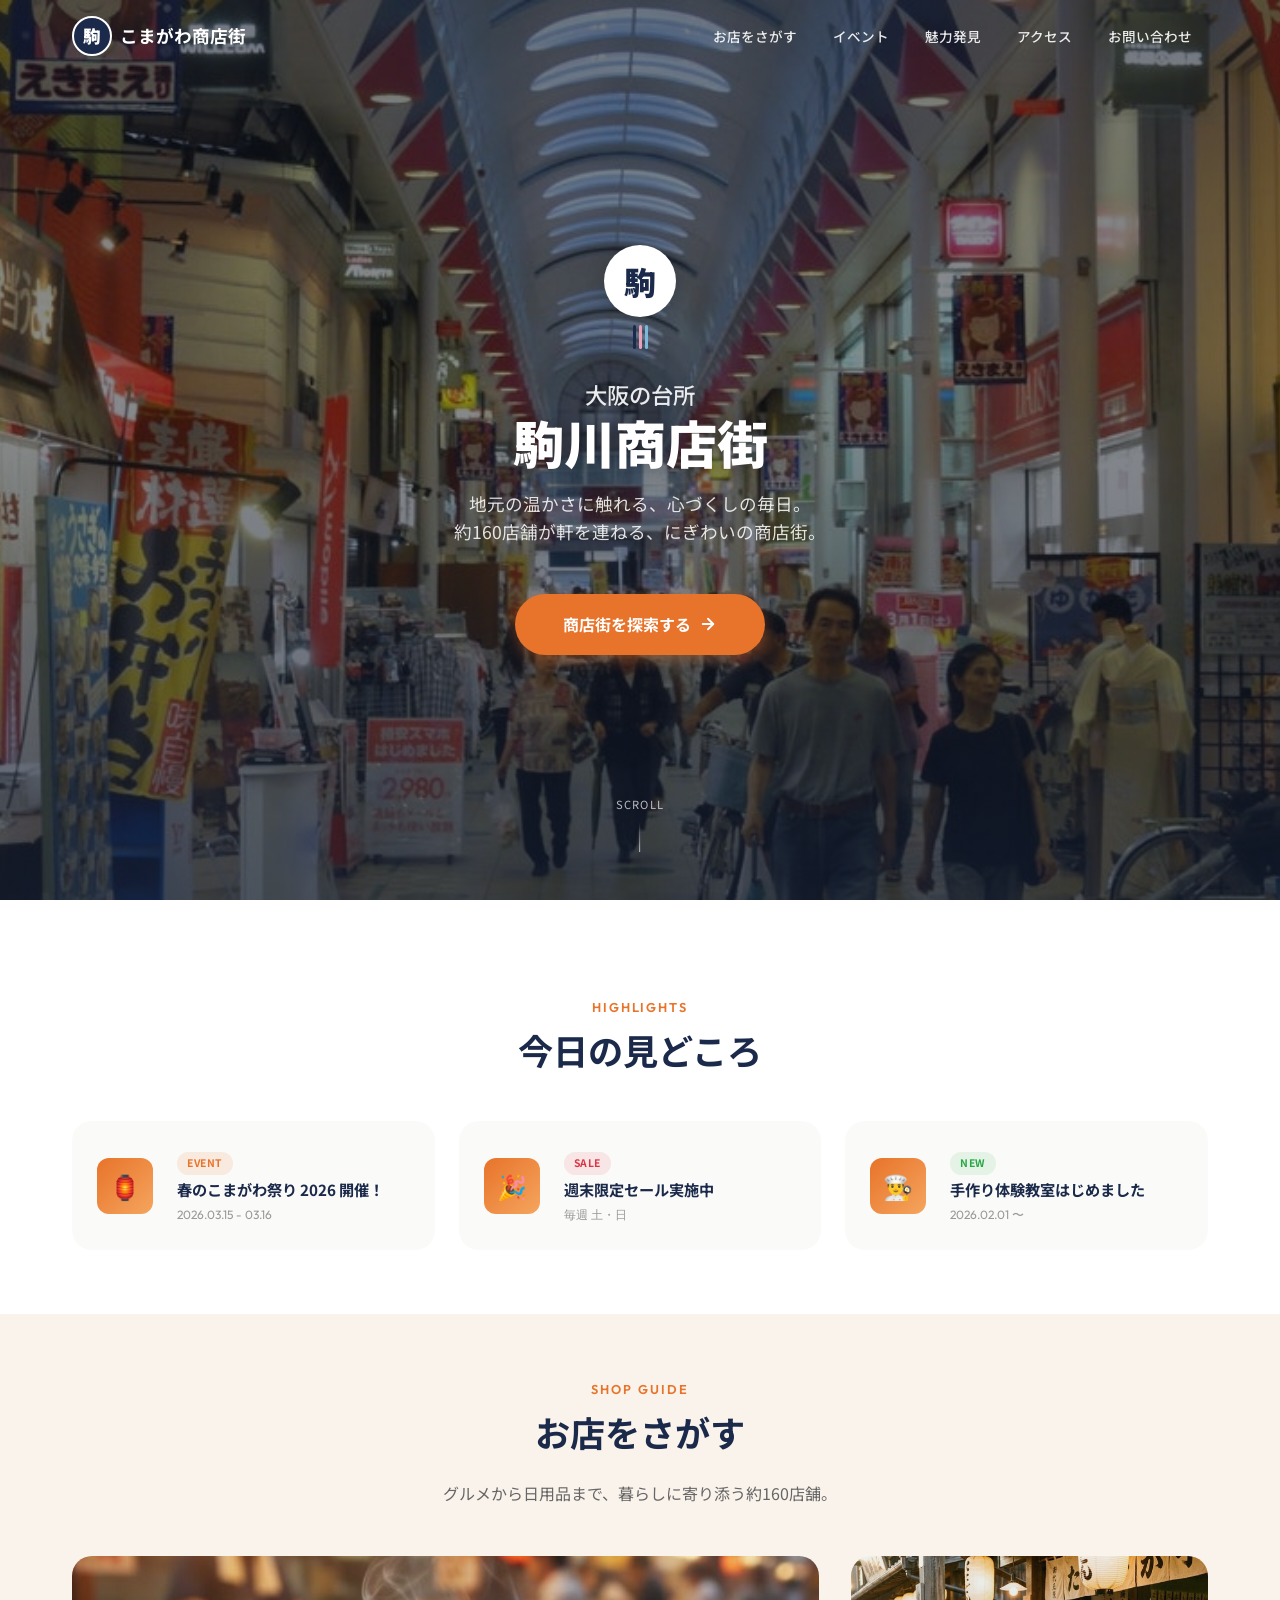
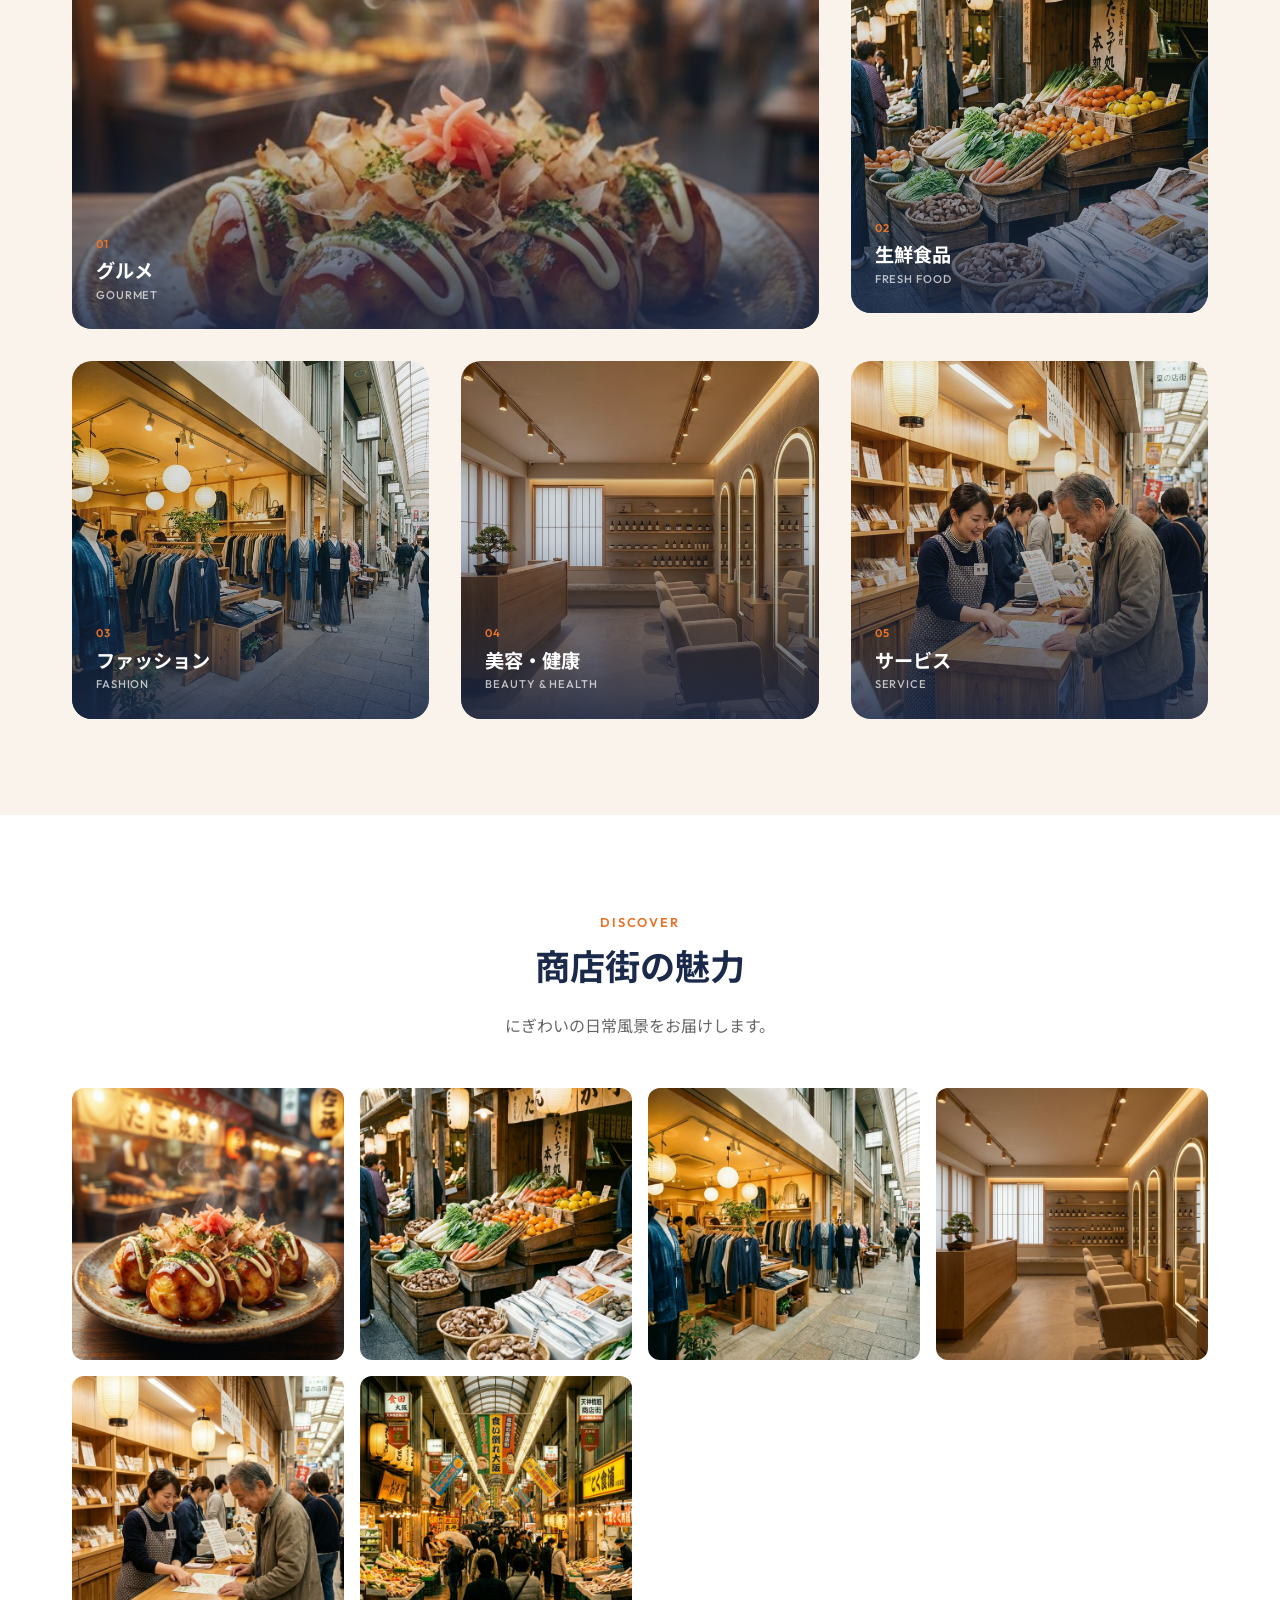
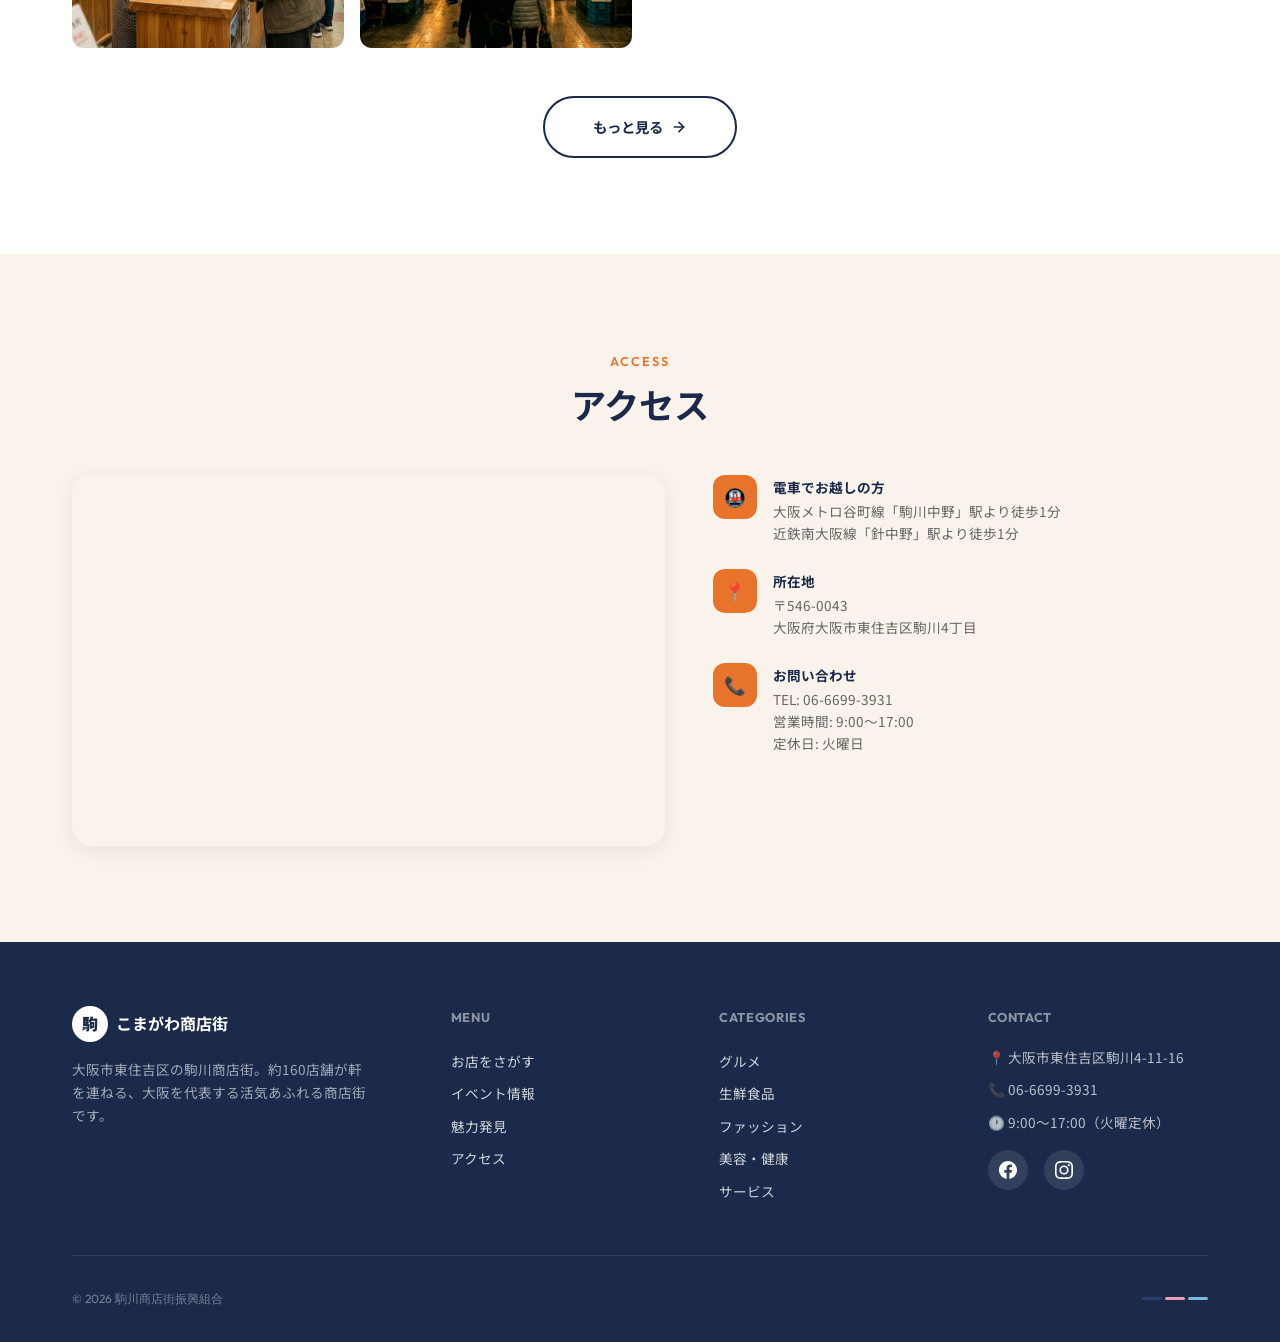
<file: index.html>
<!DOCTYPE html>
<html lang="ja">

<head>
  <meta charset="UTF-8">
  <meta name="viewport" content="width=device-width, initial-scale=1.0">
  <title>駒川商店街 | 大阪の台所 こまがわ商店街</title>
  <meta name="description" content="大阪市東住吉区の駒川商店街。グルメ・生鮮食品・ファッション・美容など約160店舗が軒を連ねる、大阪を代表する商店街です。">
  <meta name="keywords" content="駒川商店街, こまがわ, 大阪, 東住吉区, 商店街, グルメ, ショッピング">
  <meta property="og:title" content="駒川商店街 | 大阪の台所 こまがわ商店街">
  <meta property="og:description" content="大阪市東住吉区の駒川商店街。グルメ・生鮮食品・ファッション・美容など約160店舗が軒を連ねる商店街。">
  <meta property="og:type" content="website">
  <meta property="og:url" content="https://komagawa.net/">
  <link rel="preconnect" href="https://fonts.googleapis.com">
  <link rel="preconnect" href="https://fonts.gstatic.com" crossorigin>
  <link
    href="https://fonts.googleapis.com/css2?family=Noto+Sans+JP:wght@400;500;700;900&family=Outfit:wght@400;500;600;700&display=swap"
    rel="stylesheet">
  <link rel="stylesheet" href="styles.css">
</head>

<body>

  <!-- ===== HEADER ===== -->
  <header class="header" id="header">
    <div class="header-inner">
      <a href="index.html" class="logo">
        <div class="logo-icon">駒</div>
        <span class="logo-text">こまがわ商店街</span>
      </a>

      <nav class="nav-desktop" id="navDesktop">
        <a href="shop.html">お店をさがす</a>
        <a href="events.html">イベント</a>
        <a href="gallery.html">魅力発見</a>
        <a href="access.html">アクセス</a>
        <a href="#footer">お問い合わせ</a>
      </nav>

      <button class="hamburger" id="hamburger" aria-label="メニューを開く">
        <span></span>
        <span></span>
        <span></span>
      </button>
    </div>
  </header>

  <!-- ===== MOBILE NAV ===== -->
  <nav class="nav-mobile" id="navMobile">
    <a href="shop.html" class="nav-mobile-link">お店をさがす</a>
    <a href="events.html" class="nav-mobile-link">イベント</a>
    <a href="gallery.html" class="nav-mobile-link">魅力発見</a>
    <a href="access.html" class="nav-mobile-link">アクセス</a>
    <a href="#footer" class="nav-mobile-link">お問い合わせ</a>
    <div class="nav-mobile-stripe">
      <span></span>
      <span></span>
      <span></span>
    </div>
  </nav>

  <!-- ===== HERO ===== -->
  <section class="hero" id="hero">
    <img src="images/hero.jpg" alt="駒川商店街の活気あふれる風景" class="hero-bg">
    <div class="hero-overlay"></div>

    <div class="hero-content">
      <div class="hero-logo-mark">
        <div class="hero-logo-circle">駒</div>
        <div class="hero-tricolor">
          <span></span>
          <span></span>
          <span></span>
        </div>
      </div>
      <h1 class="hero-title">
        <span>大阪の台所</span>
        駒川商店街
      </h1>
      <p class="hero-subtitle">地元の温かさに触れる、心づくしの毎日。<br>約160店舗が軒を連ねる、にぎわいの商店街。</p>
      <a href="shop.html" class="hero-cta">
        商店街を探索する
        <svg xmlns="http://www.w3.org/2000/svg" viewBox="0 0 24 24" fill="none" stroke="currentColor" stroke-width="2.5"
          stroke-linecap="round" stroke-linejoin="round">
          <path d="M5 12h14" />
          <path d="m12 5 7 7-7 7" />
        </svg>
      </a>
    </div>

    <div class="hero-scroll">
      SCROLL
      <div class="hero-scroll-line"></div>
    </div>
  </section>

  <!-- ===== HIGHLIGHTS ===== -->
  <section class="highlights" id="highlights">
    <div class="container">
      <div class="highlights-header reveal">
        <p class="section-label">Highlights</p>
        <h2 class="section-title">今日の見どころ</h2>
      </div>

      <div class="highlights-grid">
        <a href="#" class="highlight-card reveal reveal-delay-1">
          <div class="highlight-icon">🏮</div>
          <div class="highlight-content">
            <span class="highlight-badge event">Event</span>
            <h3 class="highlight-title">春のこまがわ祭り 2026 開催！</h3>
            <p class="highlight-date">2026.03.15 - 03.16</p>
          </div>
        </a>

        <a href="#" class="highlight-card reveal reveal-delay-2">
          <div class="highlight-icon">🎉</div>
          <div class="highlight-content">
            <span class="highlight-badge sale">Sale</span>
            <h3 class="highlight-title">週末限定セール実施中</h3>
            <p class="highlight-date">毎週 土・日</p>
          </div>
        </a>

        <a href="#" class="highlight-card reveal reveal-delay-3">
          <div class="highlight-icon">👨‍🍳</div>
          <div class="highlight-content">
            <span class="highlight-badge news">New</span>
            <h3 class="highlight-title">手作り体験教室はじめました</h3>
            <p class="highlight-date">2026.02.01 〜</p>
          </div>
        </a>
      </div>
    </div>
  </section>

  <!-- ===== CATEGORIES ===== -->
  <section class="categories" id="categories">
    <div class="container">
      <div class="categories-header reveal">
        <p class="section-label">Shop Guide</p>
        <h2 class="section-title">お店をさがす</h2>
        <p class="section-subtitle">グルメから日用品まで、暮らしに寄り添う約160店舗。</p>
      </div>

      <div class="categories-grid">
        <a href="shop.html?cat=gourmet" class="category-card featured reveal reveal-delay-1">
          <img src="images/gourmet.png" alt="グルメ" loading="lazy">
          <div class="category-overlay">
            <span class="category-number">01</span>
            <h3 class="category-name">グルメ</h3>
            <p class="category-name-en">Gourmet</p>
          </div>
          <div class="category-arrow">
            <svg xmlns="http://www.w3.org/2000/svg" width="16" height="16" viewBox="0 0 24 24" fill="none"
              stroke="currentColor" stroke-width="2.5" stroke-linecap="round" stroke-linejoin="round">
              <path d="M5 12h14" />
              <path d="m12 5 7 7-7 7" />
            </svg>
          </div>
        </a>

        <a href="shop.html?cat=fresh" class="category-card reveal reveal-delay-2">
          <img src="images/fresh-food.png" alt="生鮮食品" loading="lazy">
          <div class="category-overlay">
            <span class="category-number">02</span>
            <h3 class="category-name">生鮮食品</h3>
            <p class="category-name-en">Fresh Food</p>
          </div>
          <div class="category-arrow">
            <svg xmlns="http://www.w3.org/2000/svg" width="16" height="16" viewBox="0 0 24 24" fill="none"
              stroke="currentColor" stroke-width="2.5" stroke-linecap="round" stroke-linejoin="round">
              <path d="M5 12h14" />
              <path d="m12 5 7 7-7 7" />
            </svg>
          </div>
        </a>

        <a href="shop.html?cat=fashion" class="category-card reveal reveal-delay-3">
          <img src="images/fashion.png" alt="ファッション" loading="lazy">
          <div class="category-overlay">
            <span class="category-number">03</span>
            <h3 class="category-name">ファッション</h3>
            <p class="category-name-en">Fashion</p>
          </div>
          <div class="category-arrow">
            <svg xmlns="http://www.w3.org/2000/svg" width="16" height="16" viewBox="0 0 24 24" fill="none"
              stroke="currentColor" stroke-width="2.5" stroke-linecap="round" stroke-linejoin="round">
              <path d="M5 12h14" />
              <path d="m12 5 7 7-7 7" />
            </svg>
          </div>
        </a>

        <a href="shop.html?cat=beauty" class="category-card reveal reveal-delay-1">
          <img src="images/beauty.png" alt="美容・健康" loading="lazy">
          <div class="category-overlay">
            <span class="category-number">04</span>
            <h3 class="category-name">美容・健康</h3>
            <p class="category-name-en">Beauty & Health</p>
          </div>
          <div class="category-arrow">
            <svg xmlns="http://www.w3.org/2000/svg" width="16" height="16" viewBox="0 0 24 24" fill="none"
              stroke="currentColor" stroke-width="2.5" stroke-linecap="round" stroke-linejoin="round">
              <path d="M5 12h14" />
              <path d="m12 5 7 7-7 7" />
            </svg>
          </div>
        </a>

        <a href="shop.html?cat=service" class="category-card reveal reveal-delay-2">
          <img src="images/service.png" alt="サービス" loading="lazy">
          <div class="category-overlay">
            <span class="category-number">05</span>
            <h3 class="category-name">サービス</h3>
            <p class="category-name-en">Service</p>
          </div>
          <div class="category-arrow">
            <svg xmlns="http://www.w3.org/2000/svg" width="16" height="16" viewBox="0 0 24 24" fill="none"
              stroke="currentColor" stroke-width="2.5" stroke-linecap="round" stroke-linejoin="round">
              <path d="M5 12h14" />
              <path d="m12 5 7 7-7 7" />
            </svg>
          </div>
        </a>
      </div>
    </div>
  </section>

  <!-- ===== GALLERY ===== -->
  <section class="gallery" id="gallery">
    <div class="container">
      <div class="gallery-header reveal">
        <p class="section-label">Discover</p>
        <h2 class="section-title">商店街の魅力</h2>
        <p class="section-subtitle">にぎわいの日常風景をお届けします。</p>
      </div>

      <div class="gallery-grid">
        <div class="gallery-item reveal">
          <img src="images/gourmet.png" alt="商店街の風景" loading="lazy">
          <div class="gallery-item-overlay">
            <svg xmlns="http://www.w3.org/2000/svg" viewBox="0 0 24 24" fill="none" stroke="currentColor"
              stroke-width="2" stroke-linecap="round" stroke-linejoin="round">
              <circle cx="11" cy="11" r="8" />
              <path d="m21 21-4.3-4.3" />
            </svg>
          </div>
        </div>
        <div class="gallery-item reveal reveal-delay-1">
          <img src="images/fresh-food.png" alt="新鮮な食材" loading="lazy">
          <div class="gallery-item-overlay">
            <svg xmlns="http://www.w3.org/2000/svg" viewBox="0 0 24 24" fill="none" stroke="currentColor"
              stroke-width="2" stroke-linecap="round" stroke-linejoin="round">
              <circle cx="11" cy="11" r="8" />
              <path d="m21 21-4.3-4.3" />
            </svg>
          </div>
        </div>
        <div class="gallery-item reveal reveal-delay-2">
          <img src="images/fashion.png" alt="おしゃれなお店" loading="lazy">
          <div class="gallery-item-overlay">
            <svg xmlns="http://www.w3.org/2000/svg" viewBox="0 0 24 24" fill="none" stroke="currentColor"
              stroke-width="2" stroke-linecap="round" stroke-linejoin="round">
              <circle cx="11" cy="11" r="8" />
              <path d="m21 21-4.3-4.3" />
            </svg>
          </div>
        </div>
        <div class="gallery-item reveal reveal-delay-3">
          <img src="images/beauty.png" alt="くつろぎの空間" loading="lazy">
          <div class="gallery-item-overlay">
            <svg xmlns="http://www.w3.org/2000/svg" viewBox="0 0 24 24" fill="none" stroke="currentColor"
              stroke-width="2" stroke-linecap="round" stroke-linejoin="round">
              <circle cx="11" cy="11" r="8" />
              <path d="m21 21-4.3-4.3" />
            </svg>
          </div>
        </div>
        <div class="gallery-item reveal">
          <img src="images/service.png" alt="あたたかい接客" loading="lazy">
          <div class="gallery-item-overlay">
            <svg xmlns="http://www.w3.org/2000/svg" viewBox="0 0 24 24" fill="none" stroke="currentColor"
              stroke-width="2" stroke-linecap="round" stroke-linejoin="round">
              <circle cx="11" cy="11" r="8" />
              <path d="m21 21-4.3-4.3" />
            </svg>
          </div>
        </div>
        <div class="gallery-item reveal reveal-delay-1">
          <img src="images/hero.png" alt="にぎわう商店街" loading="lazy">
          <div class="gallery-item-overlay">
            <svg xmlns="http://www.w3.org/2000/svg" viewBox="0 0 24 24" fill="none" stroke="currentColor"
              stroke-width="2" stroke-linecap="round" stroke-linejoin="round">
              <circle cx="11" cy="11" r="8" />
              <path d="m21 21-4.3-4.3" />
            </svg>
          </div>
        </div>
      </div>

      <div class="gallery-more reveal">
        <a href="gallery.html" class="btn-outline">
          もっと見る
          <svg xmlns="http://www.w3.org/2000/svg" width="16" height="16" viewBox="0 0 24 24" fill="none"
            stroke="currentColor" stroke-width="2.5" stroke-linecap="round" stroke-linejoin="round">
            <path d="M5 12h14" />
            <path d="m12 5 7 7-7 7" />
          </svg>
        </a>
      </div>
    </div>
  </section>

  <!-- ===== ACCESS ===== -->
  <section class="access" id="access">
    <div class="container">
      <div class="access-header reveal">
        <p class="section-label">Access</p>
        <h2 class="section-title">アクセス</h2>
      </div>

      <div class="access-content">
        <div class="access-map reveal">
          <iframe
            src="https://www.google.com/maps/embed?pb=!1m18!1m12!1m3!1d3282.0!2d135.5290147!3d34.6213475!2m3!1f0!2f0!3f0!3m2!1i1024!2i768!4f13.1!3m3!1m2!1s0x6000de843fb2a0e5%3A0x6c18db83223bc1f5!2z6aeS5bed5ZWG5bqX6KGX!5e0!3m2!1sja!2sjp!4v1700000000000!5m2!1sja!2sjp"
            allowfullscreen="" loading="lazy" referrerpolicy="no-referrer-when-downgrade" title="駒川商店街の地図">
          </iframe>
        </div>

        <div class="access-info reveal reveal-delay-1">
          <div class="access-item">
            <div class="access-item-icon">🚇</div>
            <div class="access-item-content">
              <h4>電車でお越しの方</h4>
              <p>大阪メトロ谷町線「駒川中野」駅より徒歩1分<br>近鉄南大阪線「針中野」駅より徒歩1分</p>
            </div>
          </div>

          <div class="access-item">
            <div class="access-item-icon">📍</div>
            <div class="access-item-content">
              <h4>所在地</h4>
              <p>〒546-0043<br>大阪府大阪市東住吉区駒川4丁目</p>
            </div>
          </div>

          <div class="access-item">
            <div class="access-item-icon">📞</div>
            <div class="access-item-content">
              <h4>お問い合わせ</h4>
              <p>TEL: 06-6699-3931<br>営業時間: 9:00〜17:00<br>定休日: 火曜日</p>
            </div>
          </div>
        </div>
      </div>
    </div>
  </section>

  <!-- ===== FOOTER ===== -->
  <footer class="footer" id="footer">
    <div class="container">
      <div class="footer-inner">
        <div class="footer-brand">
          <div class="footer-logo">
            <div class="footer-logo-icon">駒</div>
            <span class="footer-logo-text">こまがわ商店街</span>
          </div>
          <p class="footer-description">大阪市東住吉区の駒川商店街。約160店舗が軒を連ねる、大阪を代表する活気あふれる商店街です。</p>
        </div>

        <div class="footer-nav">
          <h4>Menu</h4>
          <a href="shop.html">お店をさがす</a>
          <a href="events.html">イベント情報</a>
          <a href="gallery.html">魅力発見</a>
          <a href="access.html">アクセス</a>
        </div>

        <div class="footer-nav">
          <h4>Categories</h4>
          <a href="shop.html?cat=gourmet">グルメ</a>
          <a href="shop.html?cat=fresh">生鮮食品</a>
          <a href="shop.html?cat=fashion">ファッション</a>
          <a href="shop.html?cat=beauty">美容・健康</a>
          <a href="shop.html?cat=service">サービス</a>
        </div>

        <div class="footer-nav">
          <h4>Contact</h4>
          <div class="footer-contact-info">
            <p>📍 大阪市東住吉区駒川4-11-16</p>
            <p>📞 06-6699-3931</p>
            <p>🕐 9:00〜17:00（火曜定休）</p>
          </div>
          <div class="footer-social">
            <a href="https://www.facebook.com/komanaka/" target="_blank" rel="noopener noreferrer"
              aria-label="Facebook">
              <svg xmlns="http://www.w3.org/2000/svg" width="18" height="18" viewBox="0 0 24 24" fill="currentColor">
                <path
                  d="M24 12.073c0-6.627-5.373-12-12-12s-12 5.373-12 12c0 5.99 4.388 10.954 10.125 11.854v-8.385H7.078v-3.47h3.047V9.43c0-3.007 1.792-4.669 4.533-4.669 1.312 0 2.686.235 2.686.235v2.953H15.83c-1.491 0-1.956.925-1.956 1.874v2.25h3.328l-.532 3.47h-2.796v8.385C19.612 23.027 24 18.062 24 12.073z" />
              </svg>
            </a>
            <a href="#" aria-label="Instagram">
              <svg xmlns="http://www.w3.org/2000/svg" width="18" height="18" viewBox="0 0 24 24" fill="currentColor">
                <path
                  d="M12 2.163c3.204 0 3.584.012 4.85.07 3.252.148 4.771 1.691 4.919 4.919.058 1.265.069 1.645.069 4.849 0 3.205-.012 3.584-.069 4.849-.149 3.225-1.664 4.771-4.919 4.919-1.266.058-1.644.07-4.85.07-3.204 0-3.584-.012-4.849-.07-3.26-.149-4.771-1.699-4.919-4.92-.058-1.265-.07-1.644-.07-4.849 0-3.204.013-3.583.07-4.849.149-3.227 1.664-4.771 4.919-4.919 1.266-.057 1.645-.069 4.849-.069zM12 0C8.741 0 8.333.014 7.053.072 2.695.272.273 2.69.073 7.052.014 8.333 0 8.741 0 12c0 3.259.014 3.668.072 4.948.2 4.358 2.618 6.78 6.98 6.98C8.333 23.986 8.741 24 12 24c3.259 0 3.668-.014 4.948-.072 4.354-.2 6.782-2.618 6.979-6.98.059-1.28.073-1.689.073-4.948 0-3.259-.014-3.667-.072-4.947-.196-4.354-2.617-6.78-6.979-6.98C15.668.014 15.259 0 12 0zm0 5.838a6.162 6.162 0 100 12.324 6.162 6.162 0 000-12.324zM12 16a4 4 0 110-8 4 4 0 010 8zm6.406-11.845a1.44 1.44 0 100 2.881 1.44 1.44 0 000-2.881z" />
              </svg>
            </a>
          </div>
        </div>
      </div>

      <div class="footer-bottom">
        <p>&copy; 2026 駒川商店街振興組合</p>
        <div class="footer-tricolor">
          <span></span>
          <span></span>
          <span></span>
        </div>
      </div>
    </div>
  </footer>

  <script src="app.js"></script>
</body>

</html>
</file>
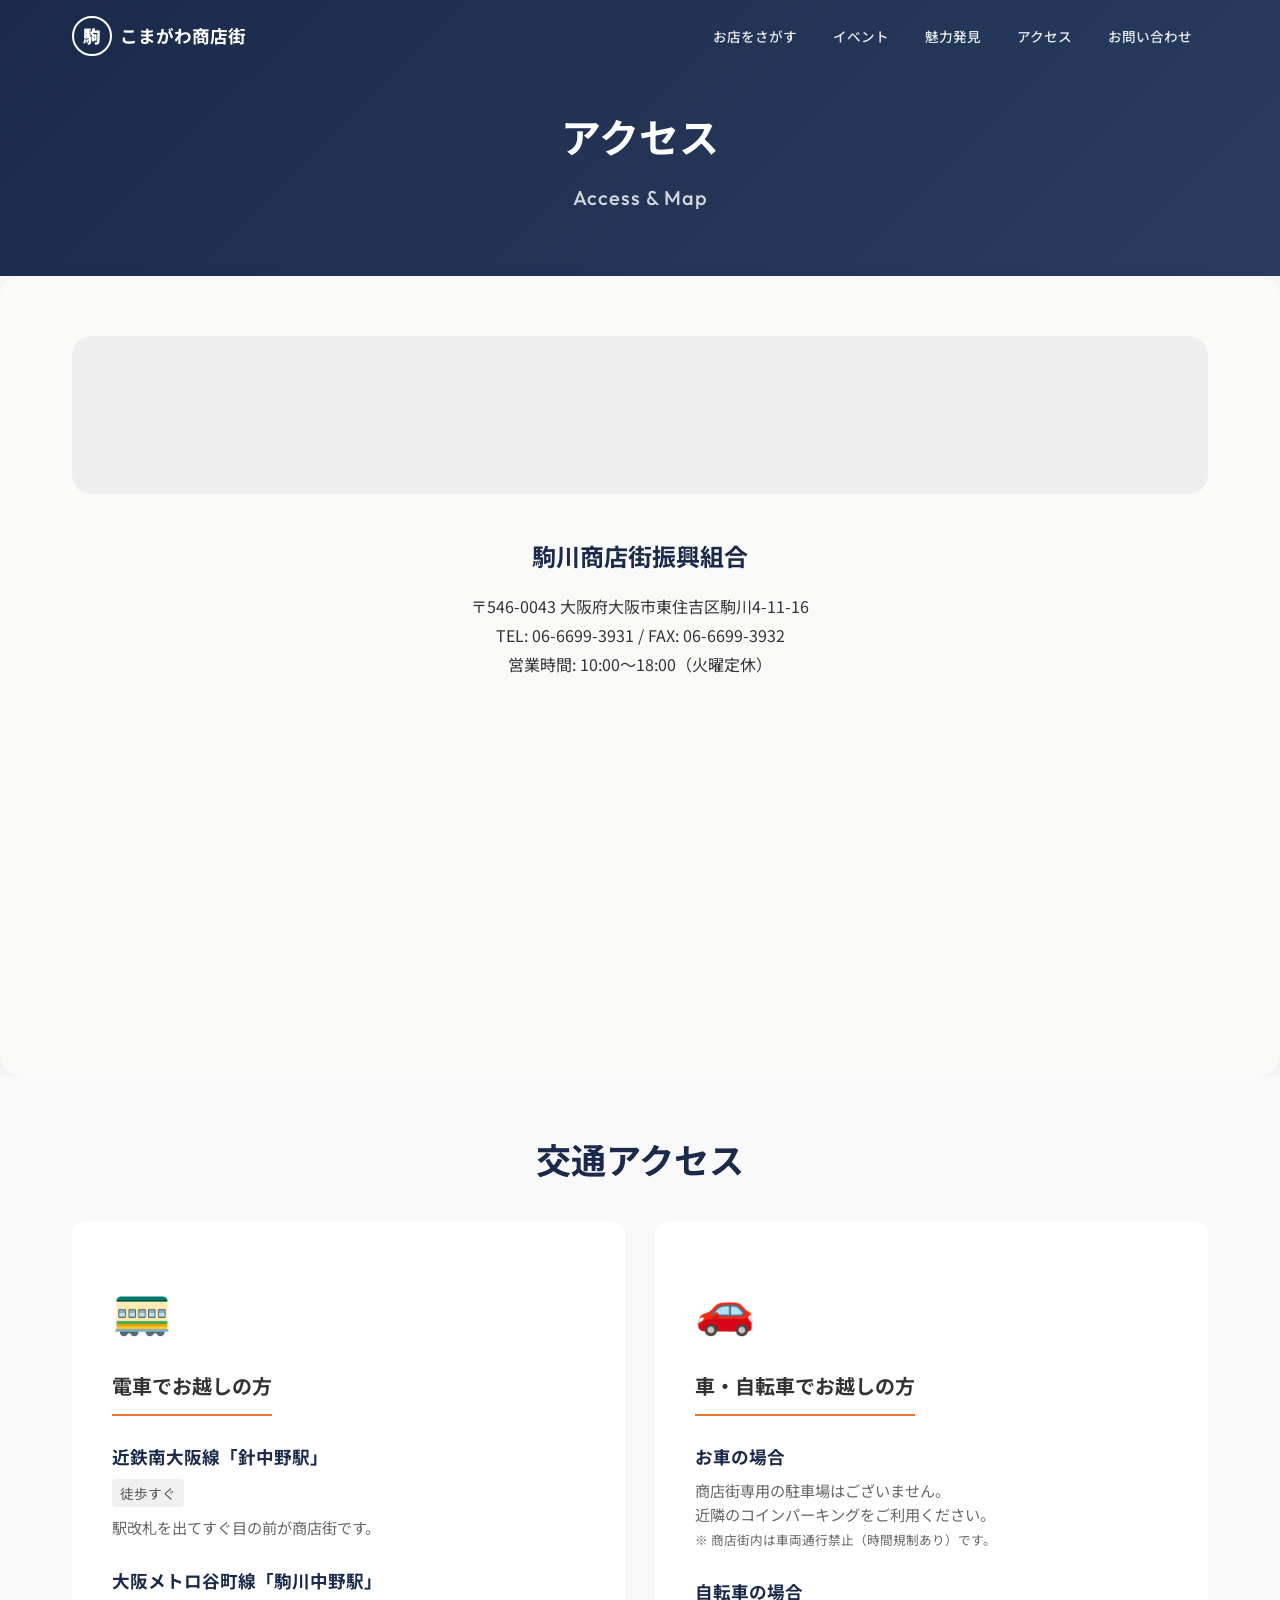
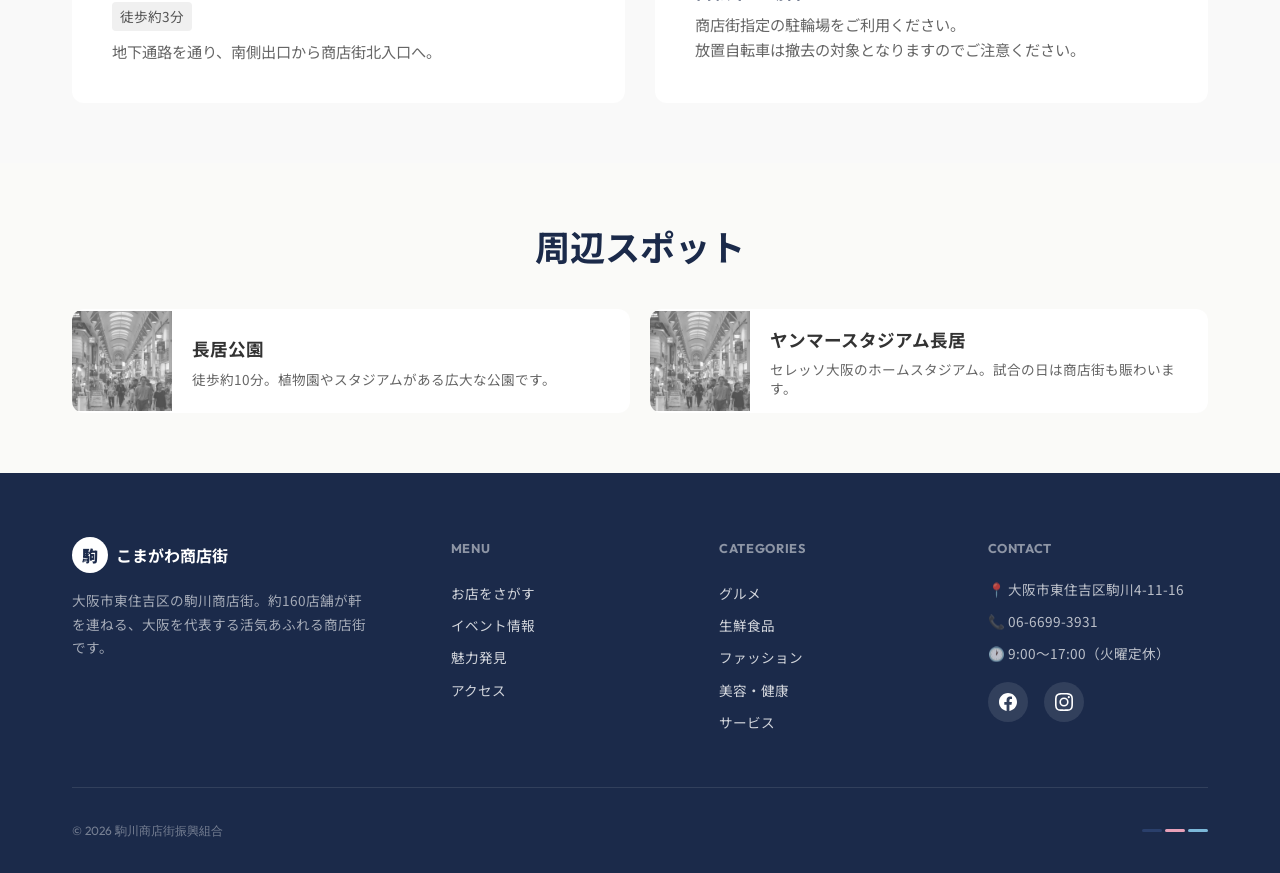
<file: access.html>
<!DOCTYPE html>
<html lang="ja">

<head>
    <meta charset="UTF-8">
    <meta name="viewport" content="width=device-width, initial-scale=1.0">
    <title>アクセス | 駒川商店街</title>
    <meta name="description" content="駒川商店街へのアクセス情報。近鉄「針中野駅」、大阪メトロ「駒川中野駅」からすぐ。周辺地図や駐輪場のご案内。">
    <link rel="preconnect" href="https://fonts.googleapis.com">
    <link rel="preconnect" href="https://fonts.gstatic.com" crossorigin>
    <link
        href="https://fonts.googleapis.com/css2?family=Noto+Sans+JP:wght@400;500;700;900&family=Outfit:wght@400;500;600;700&display=swap"
        rel="stylesheet">
    <link rel="stylesheet" href="styles.css">
</head>

<body>

    <!-- ===== HEADER ===== -->
    <header class="header" id="header">
        <div class="header-inner">
            <a href="index.html" class="logo">
                <div class="logo-icon">駒</div>
                <span class="logo-text">こまがわ商店街</span>
            </a>

            <nav class="nav-desktop" id="navDesktop">
                <a href="shop.html">お店をさがす</a>
                <a href="events.html">イベント</a>
                <a href="gallery.html">魅力発見</a>
                <a href="access.html" class="active">アクセス</a>
                <a href="#footer">お問い合わせ</a>
            </nav>

            <button class="hamburger" id="hamburger" aria-label="メニューを開く">
                <span></span>
                <span></span>
                <span></span>
            </button>
        </div>
    </header>

    <!-- ===== MOBILE NAV ===== -->
    <nav class="nav-mobile" id="navMobile">
        <a href="shop.html" class="nav-mobile-link">お店をさがす</a>
        <a href="events.html" class="nav-mobile-link">イベント</a>
        <a href="gallery.html" class="nav-mobile-link">魅力発見</a>
        <a href="access.html" class="nav-mobile-link">アクセス</a>
        <a href="#footer" class="nav-mobile-link">お問い合わせ</a>
        <div class="nav-mobile-stripe">
            <span></span>
            <span></span>
            <span></span>
        </div>
    </nav>

    <!-- ===== PAGE HEADER ===== -->
    <div class="page-header">
        <div class="container">
            <h1 class="page-title">アクセス</h1>
            <p class="page-subtitle">Access & Map</p>
        </div>
    </div>

    <!-- ===== MAP SECTION ===== -->
    <section class="access-map section-padding">
        <div class="container">
            <div class="map-container reveal">
                <!-- Google Map Embed -->
                <iframe
                    src="https://www.google.com/maps/embed?pb=!1m18!1m12!1m3!1d1587.399992520844!2d135.53238634522857!3d34.62259325608688!2m3!1f0!2f0!3f0!3m2!1i1024!2i768!4f13.1!3m3!1m2!1s0x6000de0cba0c2387%3A0xc3928a6f6259ce3b!2z6aeS5bed5ZWG5bqX6KGX!5e0!3m2!1sja!2sjp!4v1707960000000!5m2!1sja!2sjp"
                    width="100%" height="450" style="border:0;" allowfullscreen="" loading="lazy"
                    referrerpolicy="no-referrer-when-downgrade"></iframe>
            </div>
            <div class="access-address text-center reveal reveal-delay-1">
                <h3 class="address-title">駒川商店街振興組合</h3>
                <p class="address-text">
                    〒546-0043 大阪府大阪市東住吉区駒川4-11-16<br>
                    TEL: 06-6699-3931 / FAX: 06-6699-3932<br>
                    営業時間: 10:00〜18:00（火曜定休）
                </p>
            </div>
        </div>
    </section>

    <!-- ===== TRANSPORTATION ===== -->
    <section class="access-transport section-padding bg-light">
        <div class="container">
            <h2 class="section-title text-center reveal">交通アクセス</h2>

            <div class="transport-grid">
                <!-- Train -->
                <div class="transport-card reveal">
                    <div class="transport-icon">🚃</div>
                    <h3 class="transport-title">電車でお越しの方</h3>
                    <ul class="transport-list">
                        <li>
                            <span class="station-name">近鉄南大阪線「針中野駅」</span>
                            <span class="walking-time">徒歩すぐ</span>
                            <p class="transport-note">駅改札を出てすぐ目の前が商店街です。</p>
                        </li>
                        <li>
                            <span class="station-name">大阪メトロ谷町線「駒川中野駅」</span>
                            <span class="walking-time">徒歩約3分</span>
                            <p class="transport-note">地下通路を通り、南側出口から商店街北入口へ。</p>
                        </li>
                    </ul>
                </div>

                <!-- Car/Bike -->
                <div class="transport-card reveal reveal-delay-1">
                    <div class="transport-icon">🚗</div>
                    <h3 class="transport-title">車・自転車でお越しの方</h3>
                    <ul class="transport-list">
                        <li>
                            <span class="station-name">お車の場合</span>
                            <p class="transport-note">
                                商店街専用の駐車場はございません。<br>
                                近隣のコインパーキングをご利用ください。<br>
                                <small>※ 商店街内は車両通行禁止（時間規制あり）です。</small>
                            </p>
                        </li>
                        <li>
                            <span class="station-name">自転車の場合</span>
                            <p class="transport-note">
                                商店街指定の駐輪場をご利用ください。<br>
                                放置自転車は撤去の対象となりますのでご注意ください。
                            </p>
                        </li>
                    </ul>
                </div>
            </div>
        </div>
    </section>

    <!-- ===== NEARBY SPOTS (Optional) ===== -->
    <section class="nearby-spots section-padding">
        <div class="container">
            <h2 class="section-title text-center reveal">周辺スポット</h2>
            <div class="spots-grid">
                <div class="spot-card reveal">
                    <div class="spot-image">
                        <img src="images/hero.jpg" alt="長居公園" style="filter: grayscale(100%); opacity: 0.7;">
                    </div>
                    <div class="spot-content">
                        <h4>長居公園</h4>
                        <p>徒歩約10分。植物園やスタジアムがある広大な公園です。</p>
                    </div>
                </div>
                <div class="spot-card reveal reveal-delay-1">
                    <div class="spot-image">
                        <img src="images/hero.jpg" alt="ヤンマースタジアム長居" style="filter: grayscale(100%); opacity: 0.7;">
                    </div>
                    <div class="spot-content">
                        <h4>ヤンマースタジアム長居</h4>
                        <p>セレッソ大阪のホームスタジアム。試合の日は商店街も賑わいます。</p>
                    </div>
                </div>
            </div>
        </div>
    </section>

    <!-- ===== FOOTER ===== -->
    <footer class="footer" id="footer">
        <div class="container">
            <div class="footer-inner">
                <div class="footer-brand">
                    <div class="footer-logo">
                        <div class="footer-logo-icon">駒</div>
                        <span class="footer-logo-text">こまがわ商店街</span>
                    </div>
                    <p class="footer-description">大阪市東住吉区の駒川商店街。約160店舗が軒を連ねる、大阪を代表する活気あふれる商店街です。</p>
                </div>

                <div class="footer-nav">
                    <h4>Menu</h4>
                    <a href="shop.html">お店をさがす</a>
                    <a href="events.html">イベント情報</a>
                    <a href="gallery.html">魅力発見</a>
                    <a href="access.html">アクセス</a>
                </div>

                <div class="footer-nav">
                    <h4>Categories</h4>
                    <a href="shop.html?cat=gourmet">グルメ</a>
                    <a href="shop.html?cat=fresh">生鮮食品</a>
                    <a href="shop.html?cat=fashion">ファッション</a>
                    <a href="shop.html?cat=beauty">美容・健康</a>
                    <a href="shop.html?cat=service">サービス</a>
                </div>

                <div class="footer-nav">
                    <h4>Contact</h4>
                    <div class="footer-contact-info">
                        <p>📍 大阪市東住吉区駒川4-11-16</p>
                        <p>📞 06-6699-3931</p>
                        <p>🕐 9:00〜17:00（火曜定休）</p>
                    </div>
                    <div class="footer-social">
                        <a href="https://www.facebook.com/komanaka/" target="_blank" rel="noopener noreferrer"
                            aria-label="Facebook">
                            <svg xmlns="http://www.w3.org/2000/svg" width="18" height="18" viewBox="0 0 24 24"
                                fill="currentColor">
                                <path
                                    d="M24 12.073c0-6.627-5.373-12-12-12s-12 5.373-12 12c0 5.99 4.388 10.954 10.125 11.854v-8.385H7.078v-3.47h3.047V9.43c0-3.007 1.792-4.669 4.533-4.669 1.312 0 2.686.235 2.686.235v2.953H15.83c-1.491 0-1.956.925-1.956 1.874v2.25h3.328l-.532 3.47h-2.796v8.385C19.612 23.027 24 18.062 24 12.073z" />
                            </svg>
                        </a>
                        <a href="#" aria-label="Instagram">
                            <svg xmlns="http://www.w3.org/2000/svg" width="18" height="18" viewBox="0 0 24 24"
                                fill="currentColor">
                                <path
                                    d="M12 2.163c3.204 0 3.584.012 4.85.07 3.252.148 4.771 1.691 4.919 4.919.058 1.265.069 1.645.069 4.849 0 3.205-.012 3.584-.069 4.849-.149 3.225-1.664 4.771-4.919 4.919-1.266.058-1.644.07-4.85.07-3.204 0-3.584-.012-4.849-.07-3.26-.149-4.771-1.699-4.919-4.92-.058-1.265-.07-1.644-.07-4.849 0-3.204.013-3.583.07-4.849.149-3.227 1.664-4.771 4.919-4.919 1.266-.057 1.645-.069 4.849-.069zM12 0C8.741 0 8.333.014 7.053.072 2.695.272.273 2.69.073 7.052.014 8.333 0 8.741 0 12c0 3.259.014 3.668.072 4.948.2 4.358 2.618 6.78 6.98 6.98C8.333 23.986 8.741 24 12 24c3.259 0 3.668-.014 4.948-.072 4.354-.2 6.782-2.618 6.979-6.98.059-1.28.073-1.689.073-4.948 0-3.259-.014-3.667-.072-4.947-.196-4.354-2.617-6.78-6.979-6.98C15.668.014 15.259 0 12 0zm0 5.838a6.162 6.162 0 100 12.324 6.162 6.162 0 000-12.324zM12 16a4 4 0 110-8 4 4 0 010 8zm6.406-11.845a1.44 1.44 0 100 2.881 1.44 1.44 0 000-2.881z" />
                            </svg>
                        </a>
                    </div>
                </div>
            </div>

            <div class="footer-bottom">
                <p>&copy; 2026 駒川商店街振興組合</p>
                <div class="footer-tricolor">
                    <span></span>
                    <span></span>
                    <span></span>
                </div>
            </div>
        </div>
    </footer>

    <script src="app.js"></script>
</body>

</html>
</file>
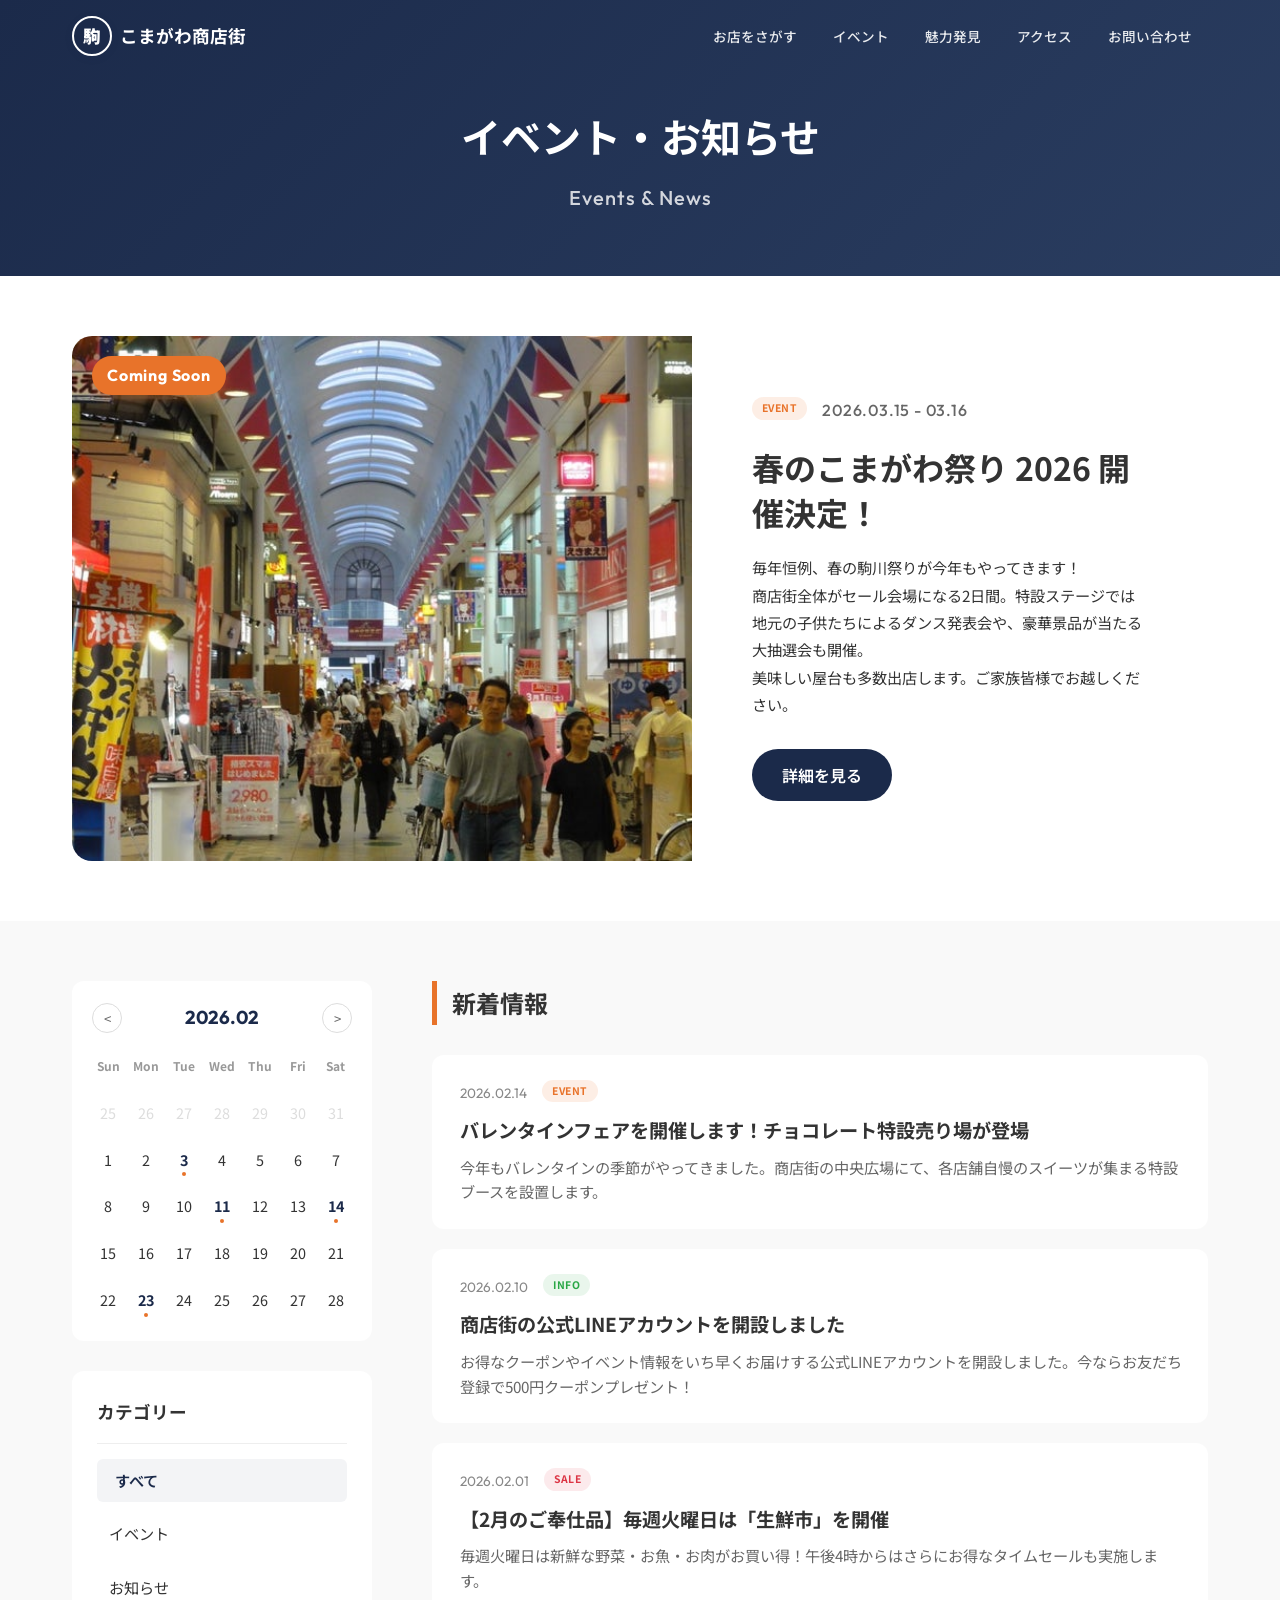
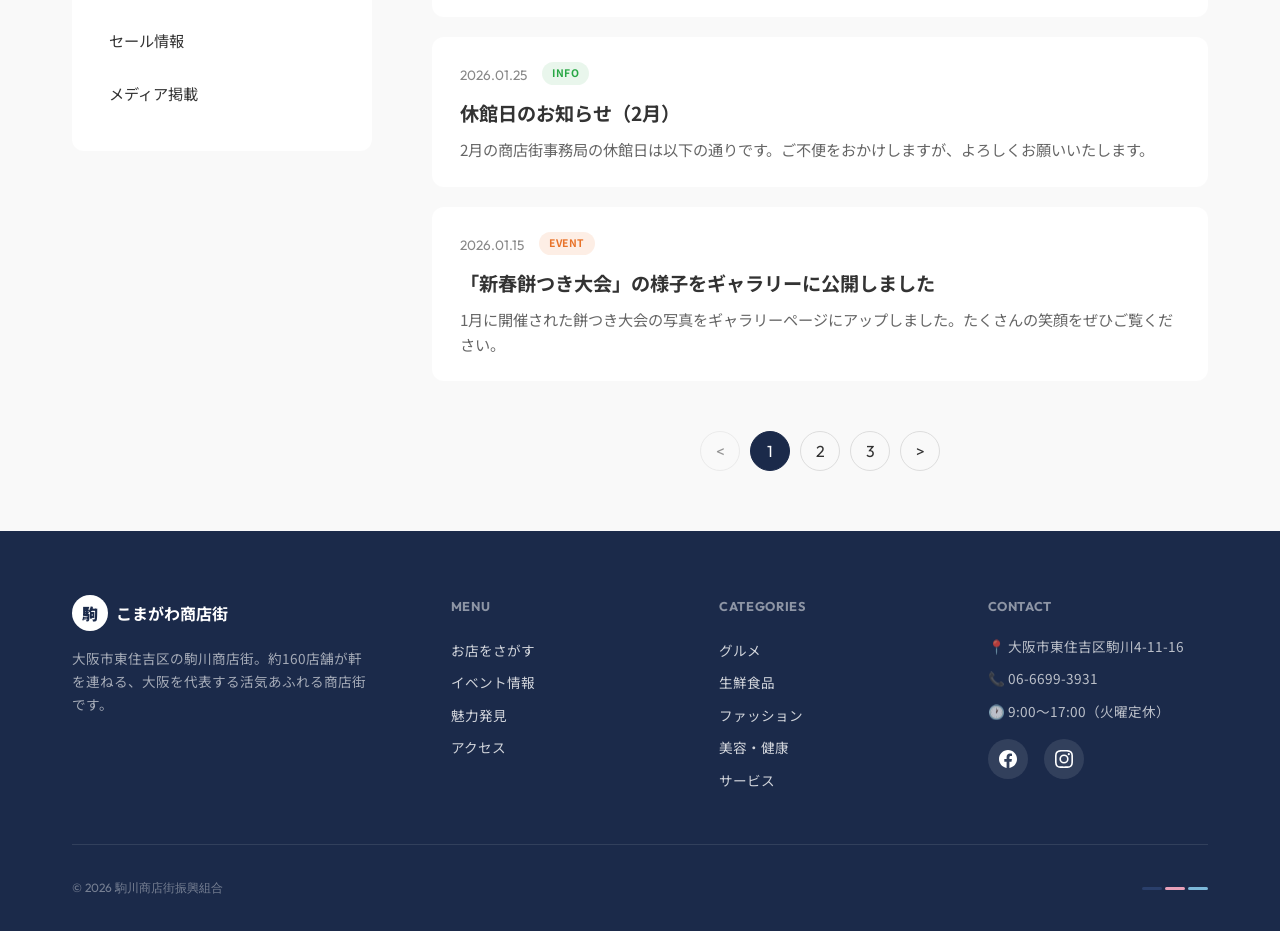
<file: events.html>
<!DOCTYPE html>
<html lang="ja">

<head>
    <meta charset="UTF-8">
    <meta name="viewport" content="width=device-width, initial-scale=1.0">
    <title>イベント・お知らせ | 駒川商店街</title>
    <meta name="description" content="駒川商店街のイベント情報とお知らせ。セール情報、季節のお祭り、新しいお店のオープン情報などをお届けします。">
    <link rel="preconnect" href="https://fonts.googleapis.com">
    <link rel="preconnect" href="https://fonts.gstatic.com" crossorigin>
    <link
        href="https://fonts.googleapis.com/css2?family=Noto+Sans+JP:wght@400;500;700;900&family=Outfit:wght@400;500;600;700&display=swap"
        rel="stylesheet">
    <link rel="stylesheet" href="styles.css">
</head>

<body>

    <!-- ===== HEADER ===== -->
    <header class="header" id="header">
        <div class="header-inner">
            <a href="index.html" class="logo">
                <div class="logo-icon">駒</div>
                <span class="logo-text">こまがわ商店街</span>
            </a>

            <nav class="nav-desktop" id="navDesktop">
                <a href="shop.html">お店をさがす</a>
                <a href="events.html" class="active">イベント</a>
                <a href="index.html#gallery">魅力発見</a>
                <a href="index.html#access">アクセス</a>
                <a href="#footer">お問い合わせ</a>
            </nav>

            <button class="hamburger" id="hamburger" aria-label="メニューを開く">
                <span></span>
                <span></span>
                <span></span>
            </button>
        </div>
    </header>

    <!-- ===== MOBILE NAV ===== -->
    <nav class="nav-mobile" id="navMobile">
        <a href="shop.html" class="nav-mobile-link">お店をさがす</a>
        <a href="events.html" class="nav-mobile-link">イベント</a>
        <a href="index.html#gallery" class="nav-mobile-link">魅力発見</a>
        <a href="index.html#access" class="nav-mobile-link">アクセス</a>
        <a href="#footer" class="nav-mobile-link">お問い合わせ</a>
        <div class="nav-mobile-stripe">
            <span></span>
            <span></span>
            <span></span>
        </div>
    </nav>

    <!-- ===== PAGE HEADER ===== -->
    <div class="page-header">
        <div class="container">
            <h1 class="page-title">イベント・お知らせ</h1>
            <p class="page-subtitle">Events & News</p>
        </div>
    </div>

    <!-- ===== FEATURED EVENT ===== -->
    <section class="featured-event section-padding">
        <div class="container">
            <div class="featured-card reveal">
                <div class="featured-image">
                    <img src="images/hero.jpg" alt="春のこまがわ祭り">
                    <div class="featured-badge">Coming Soon</div>
                </div>
                <div class="featured-content">
                    <div class="featured-meta">
                        <span class="highlight-badge event">Event</span>
                        <span class="date">2026.03.15 - 03.16</span>
                    </div>
                    <h2 class="featured-title">春のこまがわ祭り 2026 開催決定！</h2>
                    <p class="featured-desc">
                        毎年恒例、春の駒川祭りが今年もやってきます！<br>
                        商店街全体がセール会場になる2日間。特設ステージでは地元の子供たちによるダンス発表会や、豪華景品が当たる大抽選会も開催。<br>
                        美味しい屋台も多数出店します。ご家族皆様でお越しください。
                    </p>
                    <a href="#" class="btn-primary">詳細を見る</a>
                </div>
            </div>
        </div>
    </section>

    <!-- ===== EVENT CALENDAR & LIST ===== -->
    <section class="events-main section-padding bg-light">
        <div class="container">
            <div class="events-layout">

                <!-- Sidebar: Calendar -->
                <aside class="events-sidebar reveal">
                    <div class="calendar-widget">
                        <div class="calendar-header">
                            <button class="calendar-nav prev">&lt;</button>
                            <h3>2026.02</h3>
                            <button class="calendar-nav next">&gt;</button>
                        </div>
                        <div class="calendar-grid">
                            <div class="weekday">Sun</div>
                            <div class="weekday">Mon</div>
                            <div class="weekday">Tue</div>
                            <div class="weekday">Wed</div>
                            <div class="weekday">Thu</div>
                            <div class="weekday">Fri</div>
                            <div class="weekday">Sat</div>

                            <!-- Days -->
                            <div class="day other-month">25</div>
                            <div class="day other-month">26</div>
                            <div class="day other-month">27</div>
                            <div class="day other-month">28</div>
                            <div class="day other-month">29</div>
                            <div class="day other-month">30</div>
                            <div class="day other-month">31</div>

                            <div class="day">1</div>
                            <div class="day">2</div>
                            <div class="day event-day" data-tooltip="節分祭り">3</div>
                            <div class="day">4</div>
                            <div class="day">5</div>
                            <div class="day">6</div>
                            <div class="day">7</div>

                            <div class="day">8</div>
                            <div class="day">9</div>
                            <div class="day">10</div>
                            <div class="day event-day" data-tooltip="建国記念の日特別セール">11</div>
                            <div class="day">12</div>
                            <div class="day">13</div>
                            <div class="day event-day" data-tooltip="バレンタインフェア開始">14</div>

                            <div class="day">15</div>
                            <div class="day">16</div>
                            <div class="day">17</div>
                            <div class="day">18</div>
                            <div class="day">19</div>
                            <div class="day">20</div>
                            <div class="day">21</div>

                            <div class="day">22</div>
                            <div class="day event-day" data-tooltip="天皇誕生日">23</div>
                            <div class="day">24</div>
                            <div class="day">25</div>
                            <div class="day">26</div>
                            <div class="day">27</div>
                            <div class="day">28</div>
                        </div>
                    </div>

                    <div class="category-list">
                        <h4>カテゴリー</h4>
                        <ul>
                            <li><a href="#" class="active">すべて</a></li>
                            <li><a href="#">イベント</a></li>
                            <li><a href="#">お知らせ</a></li>
                            <li><a href="#">セール情報</a></li>
                            <li><a href="#">メディア掲載</a></li>
                        </ul>
                    </div>
                </aside>

                <!-- Main Content: News List -->
                <div class="events-list-container">
                    <h3 class="section-title-sm">新着情報</h3>

                    <div class="news-list">

                        <article class="news-item reveal reveal-delay-1">
                            <div class="news-meta">
                                <span class="news-date">2026.02.14</span>
                                <span class="highlight-badge event">Event</span>
                            </div>
                            <h3 class="news-title"><a href="#">バレンタインフェアを開催します！チョコレート特設売り場が登場</a></h3>
                            <p class="news-excerpt">今年もバレンタインの季節がやってきました。商店街の中央広場にて、各店舗自慢のスイーツが集まる特設ブースを設置します。</p>
                        </article>

                        <article class="news-item reveal reveal-delay-2">
                            <div class="news-meta">
                                <span class="news-date">2026.02.10</span>
                                <span class="highlight-badge news">Info</span>
                            </div>
                            <h3 class="news-title"><a href="#">商店街の公式LINEアカウントを開設しました</a></h3>
                            <p class="news-excerpt">お得なクーポンやイベント情報をいち早くお届けする公式LINEアカウントを開設しました。今ならお友だち登録で500円クーポンプレゼント！
                            </p>
                        </article>

                        <article class="news-item reveal reveal-delay-3">
                            <div class="news-meta">
                                <span class="news-date">2026.02.01</span>
                                <span class="highlight-badge sale">Sale</span>
                            </div>
                            <h3 class="news-title"><a href="#">【2月のご奉仕品】毎週火曜日は「生鮮市」を開催</a></h3>
                            <p class="news-excerpt">毎週火曜日は新鮮な野菜・お魚・お肉がお買い得！午後4時からはさらにお得なタイムセールも実施します。</p>
                        </article>

                        <article class="news-item reveal">
                            <div class="news-meta">
                                <span class="news-date">2026.01.25</span>
                                <span class="highlight-badge news">Info</span>
                            </div>
                            <h3 class="news-title"><a href="#">休館日のお知らせ（2月）</a></h3>
                            <p class="news-excerpt">2月の商店街事務局の休館日は以下の通りです。ご不便をおかけしますが、よろしくお願いいたします。</p>
                        </article>

                        <article class="news-item reveal">
                            <div class="news-meta">
                                <span class="news-date">2026.01.15</span>
                                <span class="highlight-badge event">Event</span>
                            </div>
                            <h3 class="news-title"><a href="#">「新春餅つき大会」の様子をギャラリーに公開しました</a></h3>
                            <p class="news-excerpt">1月に開催された餅つき大会の写真をギャラリーページにアップしました。たくさんの笑顔をぜひご覧ください。</p>
                        </article>

                    </div>

                    <!-- Pagination -->
                    <div class="pagination reveal">
                        <a href="#" class="page-link prev disabled">&lt;</a>
                        <a href="#" class="page-link active">1</a>
                        <a href="#" class="page-link">2</a>
                        <a href="#" class="page-link">3</a>
                        <a href="#" class="page-link next">&gt;</a>
                    </div>
                </div>

            </div>
        </div>
    </section>

    <!-- ===== FOOTER ===== -->
    <footer class="footer" id="footer">
        <div class="container">
            <div class="footer-inner">
                <div class="footer-brand">
                    <div class="footer-logo">
                        <div class="footer-logo-icon">駒</div>
                        <span class="footer-logo-text">こまがわ商店街</span>
                    </div>
                    <p class="footer-description">大阪市東住吉区の駒川商店街。約160店舗が軒を連ねる、大阪を代表する活気あふれる商店街です。</p>
                </div>

                <div class="footer-nav">
                    <h4>Menu</h4>
                    <a href="shop.html">お店をさがす</a>
                    <a href="events.html">イベント情報</a>
                    <a href="index.html#gallery">魅力発見</a>
                    <a href="index.html#access">アクセス</a>
                </div>

                <div class="footer-nav">
                    <h4>Categories</h4>
                    <a href="shop.html?cat=gourmet">グルメ</a>
                    <a href="shop.html?cat=fresh">生鮮食品</a>
                    <a href="shop.html?cat=fashion">ファッション</a>
                    <a href="shop.html?cat=beauty">美容・健康</a>
                    <a href="shop.html?cat=service">サービス</a>
                </div>

                <div class="footer-nav">
                    <h4>Contact</h4>
                    <div class="footer-contact-info">
                        <p>📍 大阪市東住吉区駒川4-11-16</p>
                        <p>📞 06-6699-3931</p>
                        <p>🕐 9:00〜17:00（火曜定休）</p>
                    </div>
                    <div class="footer-social">
                        <a href="https://www.facebook.com/komanaka/" target="_blank" rel="noopener noreferrer"
                            aria-label="Facebook">
                            <svg xmlns="http://www.w3.org/2000/svg" width="18" height="18" viewBox="0 0 24 24"
                                fill="currentColor">
                                <path
                                    d="M24 12.073c0-6.627-5.373-12-12-12s-12 5.373-12 12c0 5.99 4.388 10.954 10.125 11.854v-8.385H7.078v-3.47h3.047V9.43c0-3.007 1.792-4.669 4.533-4.669 1.312 0 2.686.235 2.686.235v2.953H15.83c-1.491 0-1.956.925-1.956 1.874v2.25h3.328l-.532 3.47h-2.796v8.385C19.612 23.027 24 18.062 24 12.073z" />
                            </svg>
                        </a>
                        <a href="#" aria-label="Instagram">
                            <svg xmlns="http://www.w3.org/2000/svg" width="18" height="18" viewBox="0 0 24 24"
                                fill="currentColor">
                                <path
                                    d="M12 2.163c3.204 0 3.584.012 4.85.07 3.252.148 4.771 1.691 4.919 4.919.058 1.265.069 1.645.069 4.849 0 3.205-.012 3.584-.069 4.849-.149 3.225-1.664 4.771-4.919 4.919-1.266.058-1.644.07-4.85.07-3.204 0-3.584-.012-4.849-.07-3.26-.149-4.771-1.699-4.919-4.92-.058-1.265-.07-1.644-.07-4.849 0-3.204.013-3.583.07-4.849.149-3.227 1.664-4.771 4.919-4.919 1.266-.057 1.645-.069 4.849-.069zM12 0C8.741 0 8.333.014 7.053.072 2.695.272.273 2.69.073 7.052.014 8.333 0 8.741 0 12c0 3.259.014 3.668.072 4.948.2 4.358 2.618 6.78 6.98 6.98C8.333 23.986 8.741 24 12 24c3.259 0 3.668-.014 4.948-.072 4.354-.2 6.782-2.618 6.979-6.98.059-1.28.073-1.689.073-4.948 0-3.259-.014-3.667-.072-4.947-.196-4.354-2.617-6.78-6.979-6.98C15.668.014 15.259 0 12 0zm0 5.838a6.162 6.162 0 100 12.324 6.162 6.162 0 000-12.324zM12 16a4 4 0 110-8 4 4 0 010 8zm6.406-11.845a1.44 1.44 0 100 2.881 1.44 1.44 0 000-2.881z" />
                            </svg>
                        </a>
                    </div>
                </div>
            </div>

            <div class="footer-bottom">
                <p>&copy; 2026 駒川商店街振興組合</p>
                <div class="footer-tricolor">
                    <span></span>
                    <span></span>
                    <span></span>
                </div>
            </div>
        </div>
    </footer>

    <script src="app.js"></script>
</body>

</html>
</file>
<file: styles.css>
/* ============================================
   駒川商店街 リニューアル - Design System & Styles
   ============================================ */

/* --- CSS Custom Properties (Design Tokens) --- */
:root {
  /* Colors */
  --color-primary: #1B2A4A;
  --color-primary-light: #2A3F6B;
  --color-primary-dark: #0F1A30;
  --color-accent: #E8732A;
  --color-accent-hover: #D4621D;
  --color-accent-light: rgba(232, 115, 42, 0.1);
  --color-warm-beige: #F5E6D3;
  --color-warm-beige-light: #FAF3EB;
  --color-text: #333333;
  --color-text-light: #666666;
  --color-text-muted: #999999;
  --color-white: #FFFFFF;
  --color-offwhite: #FAFAF8;
  --color-border: #E8E4DF;
  --color-shadow: rgba(27, 42, 74, 0.08);
  --color-shadow-strong: rgba(27, 42, 74, 0.15);
  --color-overlay: rgba(27, 42, 74, 0.55);

  /* Typography */
  --font-primary: 'Noto Sans JP', 'Hiragino Kaku Gothic ProN', 'メイリオ', sans-serif;
  --font-accent: 'Outfit', sans-serif;
  --fw-regular: 400;
  --fw-medium: 500;
  --fw-bold: 700;
  --fw-black: 900;

  /* Spacing */
  --space-xs: 0.25rem;
  --space-sm: 0.5rem;
  --space-md: 1rem;
  --space-lg: 1.5rem;
  --space-xl: 2rem;
  --space-2xl: 3rem;
  --space-3xl: 4rem;
  --space-4xl: 6rem;

  /* Border Radius */
  --radius-sm: 6px;
  --radius-md: 12px;
  --radius-lg: 20px;
  --radius-xl: 28px;
  --radius-full: 9999px;

  /* Transitions */
  --transition-fast: 0.2s ease;
  --transition-base: 0.3s ease;
  --transition-slow: 0.5s ease;
  --transition-spring: 0.4s cubic-bezier(0.34, 1.56, 0.64, 1);

  /* Layout */
  --max-width: 1200px;
  --header-height: 72px;
}

/* --- Reset & Base --- */
*, *::before, *::after {
  margin: 0;
  padding: 0;
  box-sizing: border-box;
}

html {
  scroll-behavior: smooth;
  -webkit-text-size-adjust: 100%;
}

body {
  font-family: var(--font-primary);
  font-weight: var(--fw-regular);
  color: var(--color-text);
  background-color: var(--color-offwhite);
  line-height: 1.8;
  overflow-x: hidden;
  -webkit-font-smoothing: antialiased;
  -moz-osx-font-smoothing: grayscale;
}

img {
  max-width: 100%;
  height: auto;
  display: block;
}

a {
  text-decoration: none;
  color: inherit;
  transition: color var(--transition-fast);
}

ul, ol {
  list-style: none;
}

button {
  cursor: pointer;
  border: none;
  background: none;
  font-family: inherit;
}

/* --- Utility --- */
.container {
  width: 100%;
  max-width: var(--max-width);
  margin: 0 auto;
  padding: 0 var(--space-xl);
}

.section-label {
  font-family: var(--font-accent);
  font-size: 0.8rem;
  font-weight: 600;
  letter-spacing: 0.15em;
  text-transform: uppercase;
  color: var(--color-accent);
  margin-bottom: var(--space-sm);
}

.section-title {
  font-size: clamp(1.6rem, 4vw, 2.2rem);
  font-weight: var(--fw-bold);
  color: var(--color-primary);
  margin-bottom: var(--space-lg);
  line-height: 1.3;
}

.section-subtitle {
  font-size: 1rem;
  color: var(--color-text-light);
  max-width: 600px;
  margin: 0 auto var(--space-2xl);
}

/* --- Scroll animations --- */
.reveal {
  opacity: 0;
  transform: translateY(30px);
  transition: opacity 0.7s ease, transform 0.7s ease;
}

.reveal.visible {
  opacity: 1;
  transform: translateY(0);
}

.reveal-delay-1 { transition-delay: 0.1s; }
.reveal-delay-2 { transition-delay: 0.2s; }
.reveal-delay-3 { transition-delay: 0.3s; }
.reveal-delay-4 { transition-delay: 0.4s; }

/* ============================================
   HEADER
   ============================================ */
.header {
  position: fixed;
  top: 0;
  left: 0;
  width: 100%;
  height: var(--header-height);
  z-index: 1000;
  transition: background-color var(--transition-base),
              box-shadow var(--transition-base);
}

.header.scrolled {
  background-color: rgba(255, 255, 255, 0.97);
  backdrop-filter: blur(12px);
  -webkit-backdrop-filter: blur(12px);
  box-shadow: 0 2px 20px var(--color-shadow);
}

.header-inner {
  display: flex;
  align-items: center;
  justify-content: space-between;
  height: 100%;
  max-width: var(--max-width);
  margin: 0 auto;
  padding: 0 var(--space-xl);
}

.logo {
  display: flex;
  align-items: center;
  gap: var(--space-sm);
  z-index: 1001;
}

.logo-icon {
  width: 40px;
  height: 40px;
  background: var(--color-primary);
  border-radius: 50%;
  display: flex;
  align-items: center;
  justify-content: center;
  color: var(--color-white);
  font-weight: var(--fw-black);
  font-size: 1.1rem;
  border: 2px solid var(--color-white);
  box-shadow: 0 2px 8px var(--color-shadow);
}

.logo-text {
  font-weight: var(--fw-bold);
  font-size: 1.1rem;
  color: var(--color-white);
  transition: color var(--transition-base);
  white-space: nowrap;
}

.header.scrolled .logo-text {
  color: var(--color-primary);
}

/* Desktop Nav */
.nav-desktop {
  display: none;
}

.nav-desktop a {
  font-size: 0.85rem;
  font-weight: var(--fw-medium);
  color: rgba(255, 255, 255, 0.9);
  padding: var(--space-sm) var(--space-md);
  border-radius: var(--radius-full);
  transition: all var(--transition-fast);
  position: relative;
}

.header.scrolled .nav-desktop a {
  color: var(--color-text);
}

.nav-desktop a:hover {
  color: var(--color-accent);
}

.nav-desktop a::after {
  content: '';
  position: absolute;
  bottom: 0;
  left: 50%;
  transform: translateX(-50%) scaleX(0);
  width: 20px;
  height: 2px;
  background: var(--color-accent);
  border-radius: var(--radius-full);
  transition: transform var(--transition-fast);
}

.nav-desktop a:hover::after {
  transform: translateX(-50%) scaleX(1);
}

/* Hamburger */
.hamburger {
  display: flex;
  flex-direction: column;
  gap: 5px;
  width: 28px;
  padding: 4px 0;
  z-index: 1001;
}

.hamburger span {
  display: block;
  height: 2px;
  background: var(--color-white);
  border-radius: var(--radius-full);
  transition: all var(--transition-base);
}

.header.scrolled .hamburger span {
  background: var(--color-primary);
}

.hamburger.active span:nth-child(1) {
  transform: rotate(45deg) translate(5px, 5px);
  background: var(--color-primary);
}

.hamburger.active span:nth-child(2) {
  opacity: 0;
}

.hamburger.active span:nth-child(3) {
  transform: rotate(-45deg) translate(5px, -5px);
  background: var(--color-primary);
}

/* Mobile Nav Overlay */
.nav-mobile {
  position: fixed;
  top: 0;
  left: 0;
  width: 100%;
  height: 100dvh;
  background: var(--color-offwhite);
  z-index: 999;
  display: flex;
  flex-direction: column;
  align-items: center;
  justify-content: center;
  gap: var(--space-lg);
  opacity: 0;
  pointer-events: none;
  transition: opacity var(--transition-base);
}

.nav-mobile.active {
  opacity: 1;
  pointer-events: all;
}

.nav-mobile a {
  font-size: 1.3rem;
  font-weight: var(--fw-bold);
  color: var(--color-primary);
  padding: var(--space-sm) var(--space-xl);
  border-radius: var(--radius-md);
  transition: all var(--transition-fast);
  transform: translateY(20px);
  opacity: 0;
}

.nav-mobile.active a {
  transform: translateY(0);
  opacity: 1;
}

.nav-mobile a:nth-child(1) { transition-delay: 0.05s; }
.nav-mobile a:nth-child(2) { transition-delay: 0.1s; }
.nav-mobile a:nth-child(3) { transition-delay: 0.15s; }
.nav-mobile a:nth-child(4) { transition-delay: 0.2s; }
.nav-mobile a:nth-child(5) { transition-delay: 0.25s; }
.nav-mobile a:nth-child(6) { transition-delay: 0.3s; }

.nav-mobile a:hover {
  color: var(--color-accent);
  background: var(--color-accent-light);
}

/* Tricolor Stripe */
.nav-mobile-stripe {
  display: flex;
  gap: 4px;
  margin-top: var(--space-xl);
}

.nav-mobile-stripe span {
  width: 4px;
  height: 40px;
  border-radius: var(--radius-full);
}

.nav-mobile-stripe span:nth-child(1) { background: var(--color-primary); }
.nav-mobile-stripe span:nth-child(2) { background: #E8A0B8; }
.nav-mobile-stripe span:nth-child(3) { background: #7CB8D9; }

/* ============================================
   HERO SECTION
   ============================================ */
.hero {
  position: relative;
  height: 100vh;
  min-height: 600px;
  max-height: 900px;
  display: flex;
  align-items: center;
  justify-content: center;
  overflow: hidden;
}

.hero-bg {
  position: absolute;
  top: 0;
  left: 0;
  width: 100%;
  height: 100%;
  object-fit: cover;
  object-position: center;
  filter: brightness(0.6);
}

.hero-overlay {
  position: absolute;
  top: 0;
  left: 0;
  width: 100%;
  height: 100%;
  background: linear-gradient(
    to bottom,
    rgba(27, 42, 74, 0.3) 0%,
    rgba(27, 42, 74, 0.1) 40%,
    rgba(27, 42, 74, 0.5) 100%
  );
}

.hero-content {
  position: relative;
  z-index: 2;
  text-align: center;
  color: var(--color-white);
  padding: 0 var(--space-xl);
}

.hero-logo-mark {
  display: flex;
  flex-direction: column;
  align-items: center;
  gap: var(--space-sm);
  margin-bottom: var(--space-xl);
}

.hero-logo-circle {
  width: 72px;
  height: 72px;
  background: var(--color-white);
  border-radius: 50%;
  display: flex;
  align-items: center;
  justify-content: center;
  font-size: 2rem;
  font-weight: var(--fw-black);
  color: var(--color-primary);
  box-shadow: 0 4px 20px rgba(0, 0, 0, 0.2);
  animation: float 3s ease-in-out infinite;
}

@keyframes float {
  0%, 100% { transform: translateY(0); }
  50% { transform: translateY(-8px); }
}

.hero-tricolor {
  display: flex;
  gap: 3px;
}

.hero-tricolor span {
  width: 3px;
  height: 24px;
  border-radius: var(--radius-full);
}

.hero-tricolor span:nth-child(1) { background: var(--color-primary); }
.hero-tricolor span:nth-child(2) { background: #E8A0B8; }
.hero-tricolor span:nth-child(3) { background: #7CB8D9; }

.hero-title {
  font-size: clamp(1.8rem, 6vw, 3.2rem);
  font-weight: var(--fw-black);
  line-height: 1.2;
  margin-bottom: var(--space-md);
  text-shadow: 0 2px 20px rgba(0, 0, 0, 0.3);
}

.hero-title span {
  display: block;
  font-size: clamp(1rem, 3vw, 1.4rem);
  font-weight: var(--fw-medium);
  opacity: 0.9;
  margin-bottom: var(--space-xs);
}

.hero-subtitle {
  font-size: clamp(0.9rem, 2vw, 1.1rem);
  font-weight: var(--fw-regular);
  opacity: 0.85;
  margin-bottom: var(--space-2xl);
  line-height: 1.6;
}

.hero-cta {
  display: inline-flex;
  align-items: center;
  gap: var(--space-sm);
  background: var(--color-accent);
  color: var(--color-white);
  padding: var(--space-md) var(--space-2xl);
  border-radius: var(--radius-full);
  font-size: 1rem;
  font-weight: var(--fw-bold);
  transition: all var(--transition-spring);
  box-shadow: 0 4px 15px rgba(232, 115, 42, 0.4);
}

.hero-cta:hover {
  background: var(--color-accent-hover);
  transform: translateY(-2px) scale(1.03);
  box-shadow: 0 6px 25px rgba(232, 115, 42, 0.5);
}

.hero-cta svg {
  width: 18px;
  height: 18px;
  transition: transform var(--transition-fast);
}

.hero-cta:hover svg {
  transform: translateX(3px);
}

.hero-scroll {
  position: absolute;
  bottom: var(--space-2xl);
  left: 50%;
  transform: translateX(-50%);
  z-index: 2;
  display: flex;
  flex-direction: column;
  align-items: center;
  gap: var(--space-sm);
  color: rgba(255, 255, 255, 0.7);
  font-size: 0.7rem;
  letter-spacing: 0.1em;
  animation: bounce 2s ease-in-out infinite;
}

@keyframes bounce {
  0%, 100% { transform: translateX(-50%) translateY(0); }
  50% { transform: translateX(-50%) translateY(6px); }
}

.hero-scroll-line {
  width: 1px;
  height: 30px;
  background: linear-gradient(to bottom, transparent, rgba(255,255,255,0.7));
}

/* ============================================
   HIGHLIGHTS SECTION (イベント・お知らせ)
   ============================================ */
.highlights {
  padding: var(--space-4xl) 0 var(--space-3xl);
  background: var(--color-white);
}

.highlights-header {
  text-align: center;
  margin-bottom: var(--space-2xl);
}

.highlights-grid {
  display: grid;
  grid-template-columns: 1fr;
  gap: var(--space-lg);
}

.highlight-card {
  display: flex;
  align-items: center;
  gap: var(--space-lg);
  background: var(--color-offwhite);
  border-radius: var(--radius-lg);
  padding: var(--space-lg);
  transition: all var(--transition-base);
  border: 1px solid transparent;
}

.highlight-card:hover {
  transform: translateY(-3px);
  box-shadow: 0 8px 30px var(--color-shadow);
  border-color: var(--color-border);
}

.highlight-icon {
  flex-shrink: 0;
  width: 56px;
  height: 56px;
  background: linear-gradient(135deg, var(--color-accent), #f5a55e);
  border-radius: var(--radius-md);
  display: flex;
  align-items: center;
  justify-content: center;
  font-size: 1.5rem;
}

.highlight-content {
  flex: 1;
  min-width: 0;
}

.highlight-badge {
  display: inline-block;
  font-size: 0.65rem;
  font-weight: var(--fw-bold);
  text-transform: uppercase;
  letter-spacing: 0.05em;
  padding: 2px 10px;
  border-radius: var(--radius-full);
  margin-bottom: var(--space-xs);
}

.highlight-badge.event {
  background: rgba(232, 115, 42, 0.12);
  color: var(--color-accent);
}

.highlight-badge.sale {
  background: rgba(220, 53, 69, 0.1);
  color: #dc3545;
}

.highlight-badge.news {
  background: rgba(40, 167, 69, 0.1);
  color: #28a745;
}

.highlight-title {
  font-size: 0.95rem;
  font-weight: var(--fw-bold);
  color: var(--color-primary);
  line-height: 1.4;
  margin-bottom: var(--space-xs);
}

.highlight-date {
  font-size: 0.75rem;
  color: var(--color-text-muted);
  font-family: var(--font-accent);
}

/* ============================================
   CATEGORIES SECTION
   ============================================ */
.categories {
  padding: var(--space-3xl) 0 var(--space-4xl);
  background: var(--color-warm-beige-light);
}

.categories-header {
  text-align: center;
  margin-bottom: var(--space-2xl);
}

.categories-grid {
  display: grid;
  grid-template-columns: repeat(2, 1fr);
  gap: var(--space-md);
}

.category-card {
  position: relative;
  border-radius: var(--radius-lg);
  overflow: hidden;
  aspect-ratio: 1;
  cursor: pointer;
  group: category;
}

.category-card.featured {
  grid-column: span 2;
  aspect-ratio: 2 / 1;
}

.category-card img {
  width: 100%;
  height: 100%;
  object-fit: cover;
  transition: transform var(--transition-slow);
}

.category-card:hover img {
  transform: scale(1.08);
}

.category-overlay {
  position: absolute;
  inset: 0;
  background: linear-gradient(
    to top,
    rgba(27, 42, 74, 0.85) 0%,
    rgba(27, 42, 74, 0.2) 50%,
    rgba(27, 42, 74, 0.05) 100%
  );
  display: flex;
  flex-direction: column;
  justify-content: flex-end;
  padding: var(--space-lg);
  transition: background var(--transition-base);
}

.category-card:hover .category-overlay {
  background: linear-gradient(
    to top,
    rgba(232, 115, 42, 0.9) 0%,
    rgba(232, 115, 42, 0.3) 50%,
    rgba(232, 115, 42, 0.05) 100%
  );
}

.category-number {
  font-family: var(--font-accent);
  font-size: 0.7rem;
  font-weight: 600;
  letter-spacing: 0.1em;
  color: var(--color-accent);
  margin-bottom: var(--space-xs);
  transition: color var(--transition-base);
}

.category-card:hover .category-number {
  color: rgba(255, 255, 255, 0.8);
}

.category-name {
  font-size: 1.2rem;
  font-weight: var(--fw-bold);
  color: var(--color-white);
  line-height: 1.3;
}

.category-name-en {
  font-family: var(--font-accent);
  font-size: 0.7rem;
  font-weight: 500;
  letter-spacing: 0.08em;
  color: rgba(255, 255, 255, 0.7);
  text-transform: uppercase;
  margin-top: 2px;
}

.category-arrow {
  position: absolute;
  top: var(--space-md);
  right: var(--space-md);
  width: 36px;
  height: 36px;
  background: rgba(255, 255, 255, 0.15);
  backdrop-filter: blur(8px);
  border-radius: 50%;
  display: flex;
  align-items: center;
  justify-content: center;
  color: var(--color-white);
  opacity: 0;
  transform: translateX(-5px);
  transition: all var(--transition-base);
}

.category-card:hover .category-arrow {
  opacity: 1;
  transform: translateX(0);
}

/* ============================================
   GALLERY SECTION
   ============================================ */
.gallery {
  padding: var(--space-4xl) 0;
  background: var(--color-white);
}

.gallery-header {
  text-align: center;
  margin-bottom: var(--space-2xl);
}

.gallery-grid {
  display: grid;
  grid-template-columns: repeat(3, 1fr);
  gap: var(--space-sm);
}

.gallery-item {
  position: relative;
  aspect-ratio: 1;
  border-radius: var(--radius-md);
  overflow: hidden;
  cursor: pointer;
}

.gallery-item img {
  width: 100%;
  height: 100%;
  object-fit: cover;
  transition: transform var(--transition-slow);
}

.gallery-item:hover img {
  transform: scale(1.1);
}

.gallery-item-overlay {
  position: absolute;
  inset: 0;
  background: rgba(27, 42, 74, 0);
  display: flex;
  align-items: center;
  justify-content: center;
  transition: background var(--transition-base);
}

.gallery-item:hover .gallery-item-overlay {
  background: rgba(27, 42, 74, 0.3);
}

.gallery-item-overlay svg {
  color: var(--color-white);
  width: 24px;
  height: 24px;
  opacity: 0;
  transform: scale(0.8);
  transition: all var(--transition-base);
}

.gallery-item:hover .gallery-item-overlay svg {
  opacity: 1;
  transform: scale(1);
}

.gallery-more {
  display: flex;
  justify-content: center;
  margin-top: var(--space-2xl);
}

.btn-outline {
  display: inline-flex;
  align-items: center;
  gap: var(--space-sm);
  padding: var(--space-md) var(--space-2xl);
  border: 2px solid var(--color-primary);
  border-radius: var(--radius-full);
  color: var(--color-primary);
  font-weight: var(--fw-bold);
  font-size: 0.9rem;
  transition: all var(--transition-spring);
}

.btn-outline:hover {
  background: var(--color-primary);
  color: var(--color-white);
  transform: translateY(-2px);
  box-shadow: 0 4px 15px var(--color-shadow-strong);
}

/* ============================================
   ACCESS SECTION
   ============================================ */
.access {
  padding: var(--space-4xl) 0;
  background: var(--color-warm-beige-light);
}

.access-header {
  text-align: center;
  margin-bottom: var(--space-2xl);
}

.access-content {
  display: grid;
  grid-template-columns: 1fr;
  gap: var(--space-2xl);
}

.access-map {
  border-radius: var(--radius-lg);
  overflow: hidden;
  aspect-ratio: 16 / 10;
  box-shadow: 0 4px 20px var(--color-shadow);
}

.access-map iframe {
  width: 100%;
  height: 100%;
  border: none;
}

.access-info {
  display: flex;
  flex-direction: column;
  gap: var(--space-lg);
}

.access-item {
  display: flex;
  gap: var(--space-md);
  align-items: flex-start;
}

.access-item-icon {
  flex-shrink: 0;
  width: 44px;
  height: 44px;
  background: var(--color-accent);
  border-radius: var(--radius-md);
  display: flex;
  align-items: center;
  justify-content: center;
  color: var(--color-white);
  font-size: 1.1rem;
}

.access-item-content h4 {
  font-size: 0.85rem;
  font-weight: var(--fw-bold);
  color: var(--color-primary);
  margin-bottom: 2px;
}

.access-item-content p {
  font-size: 0.85rem;
  color: var(--color-text-light);
  line-height: 1.6;
}

/* ============================================
   FOOTER
   ============================================ */
.footer {
  background: var(--color-primary);
  color: var(--color-white);
  padding: var(--space-3xl) 0 var(--space-xl);
}

.footer-inner {
  display: grid;
  grid-template-columns: 1fr;
  gap: var(--space-2xl);
  margin-bottom: var(--space-2xl);
}

.footer-brand {
  display: flex;
  flex-direction: column;
  gap: var(--space-md);
}

.footer-logo {
  display: flex;
  align-items: center;
  gap: var(--space-sm);
}

.footer-logo-icon {
  width: 36px;
  height: 36px;
  background: var(--color-white);
  border-radius: 50%;
  display: flex;
  align-items: center;
  justify-content: center;
  font-weight: var(--fw-black);
  font-size: 1rem;
  color: var(--color-primary);
}

.footer-logo-text {
  font-weight: var(--fw-bold);
  font-size: 1rem;
}

.footer-description {
  font-size: 0.85rem;
  color: rgba(255, 255, 255, 0.6);
  line-height: 1.7;
  max-width: 300px;
}

.footer-nav h4 {
  font-size: 0.8rem;
  font-weight: var(--fw-bold);
  letter-spacing: 0.05em;
  margin-bottom: var(--space-md);
  color: rgba(255, 255, 255, 0.5);
  text-transform: uppercase;
  font-family: var(--font-accent);
}

.footer-nav a {
  display: block;
  font-size: 0.85rem;
  color: rgba(255, 255, 255, 0.8);
  padding: var(--space-xs) 0;
  transition: all var(--transition-fast);
}

.footer-nav a:hover {
  color: var(--color-accent);
  transform: translateX(4px);
}

.footer-contact-info p {
  font-size: 0.85rem;
  color: rgba(255, 255, 255, 0.7);
  margin-bottom: var(--space-sm);
  display: flex;
  align-items: center;
  gap: var(--space-sm);
}

.footer-social {
  display: flex;
  gap: var(--space-md);
  margin-top: var(--space-md);
}

.footer-social a {
  width: 40px;
  height: 40px;
  background: rgba(255, 255, 255, 0.1);
  border-radius: 50%;
  display: flex;
  align-items: center;
  justify-content: center;
  color: var(--color-white);
  transition: all var(--transition-spring);
}

.footer-social a:hover {
  background: var(--color-accent);
  transform: translateY(-3px);
}

.footer-bottom {
  border-top: 1px solid rgba(255, 255, 255, 0.1);
  padding-top: var(--space-xl);
  display: flex;
  flex-direction: column;
  align-items: center;
  gap: var(--space-sm);
}

.footer-bottom p {
  font-size: 0.75rem;
  color: rgba(255, 255, 255, 0.4);
  font-family: var(--font-accent);
}

.footer-tricolor {
  display: flex;
  gap: 3px;
}

.footer-tricolor span {
  width: 20px;
  height: 3px;
  border-radius: var(--radius-full);
}

.footer-tricolor span:nth-child(1) { background: var(--color-primary-light); }
.footer-tricolor span:nth-child(2) { background: #E8A0B8; }
.footer-tricolor span:nth-child(3) { background: #7CB8D9; }

/* ============================================
   RESPONSIVE: Tablet (>= 600px)
   ============================================ */
@media (min-width: 600px) {
  .highlights-grid {
    grid-template-columns: repeat(2, 1fr);
  }

  .categories-grid {
    gap: var(--space-lg);
  }

  .gallery-grid {
    gap: var(--space-md);
  }

  .footer-inner {
    grid-template-columns: 1fr 1fr;
  }
}

/* ============================================
   RESPONSIVE: Desktop (>= 900px)
   ============================================ */
@media (min-width: 900px) {
  .hamburger {
    display: none;
  }

  .nav-desktop {
    display: flex;
    align-items: center;
    gap: var(--space-xs);
  }

  .highlights-grid {
    grid-template-columns: repeat(3, 1fr);
  }

  .categories-grid {
    grid-template-columns: repeat(3, 1fr);
  }

  .category-card.featured {
    grid-column: span 1;
    aspect-ratio: 1;
  }

  .access-content {
    grid-template-columns: 1.2fr 1fr;
  }

  .footer-inner {
    grid-template-columns: 1.5fr 1fr 1fr 1fr;
  }

  .footer-bottom {
    flex-direction: row;
    justify-content: space-between;
  }
}

/* ============================================
   RESPONSIVE: Large Desktop (>= 1200px)
   ============================================ */
@media (min-width: 1200px) {
  .categories-grid {
    grid-template-columns: repeat(3, 1fr);
    gap: var(--space-xl);
  }

  .category-card.featured {
    grid-column: span 2;
    aspect-ratio: 2 / 1;
  }

  .gallery-grid {
    grid-template-columns: repeat(4, 1fr);
  }
}
/* ===== PAGE HEADER ===== */
.page-header {
    background-color: var(--color-primary);
    color: var(--color-white);
    padding: 100px 0 60px;
    text-align: center;
    background: linear-gradient(135deg, var(--color-primary) 0%, #2a3d60 100%);
}

.page-title {
    font-size: 2.5rem;
    font-weight: 700;
    margin-bottom: 0.5rem;
}

.page-subtitle {
    font-family: var(--font-accent);
    font-size: 1.25rem;
    font-weight: 500;
    opacity: 0.8;
    letter-spacing: 0.05em;
}

/* ===== SHOP SECTION ===== */
.shop-section {
    padding: 60px 0;
    background-color: #fafafa;
}

/* Shop Controls (Search & Filter) */
.shop-controls {
    margin-bottom: 40px;
}

.search-box {
    max-width: 500px;
    margin: 0 auto 30px;
    position: relative;
}

.search-box input {
    width: 100%;
    padding: 15px 50px 15px 20px;
    border: 1px solid #ddd;
    border-radius: 50px;
    font-size: 1rem;
    transition: all 0.3s ease;
    box-shadow: 0 2px 10px rgba(0, 0, 0, 0.05);
}

.search-box input:focus {
    outline: none;
    border-color: var(--color-accent);
    box-shadow: 0 4px 15px rgba(232, 115, 42, 0.2);
}

.search-btn {
    position: absolute;
    right: 15px;
    top: 50%;
    transform: translateY(-50%);
    background: none;
    border: none;
    color: var(--color-primary);
    cursor: pointer;
    padding: 5px;
}

.category-filters {
    display: flex;
    justify-content: center;
    flex-wrap: wrap;
    gap: 10px;
}

.filter-btn {
    padding: 10px 20px;
    border: 1px solid #ddd;
    background-color: white;
    border-radius: 30px;
    font-family: var(--font-base);
    font-weight: 500;
    color: var(--color-text-body);
    cursor: pointer;
    transition: all 0.3s ease;
}

.filter-btn:hover {
    background-color: var(--color-primary);
    color: white;
    border-color: var(--color-primary);
}

.filter-btn.active {
    background-color: var(--color-primary);
    color: white;
    border-color: var(--color-primary);
}

/* Shop Grid */
.shop-grid {
    display: grid;
    grid-template-columns: repeat(auto-fill, minmax(300px, 1fr));
    gap: 30px;
}

.shop-card {
    background-color: white;
    border-radius: var(--border-radius-md);
    overflow: hidden;
    box-shadow: var(--shadow-sm);
    transition: transform 0.3s ease, box-shadow 0.3s ease;
    display: flex;
    flex-direction: column;
    height: 100%;
}

.shop-card:hover {
    transform: translateY(-5px);
    box-shadow: var(--shadow-md);
}

.shop-image-container {
    height: 200px;
    overflow: hidden;
    position: relative;
}

.shop-image {
    width: 100%;
    height: 100%;
    object-fit: cover;
    transition: transform 0.5s ease;
}

.shop-card:hover .shop-image {
    transform: scale(1.05);
}

.shop-category-badge {
    position: absolute;
    top: 10px;
    left: 10px;
    padding: 5px 12px;
    border-radius: 20px;
    font-size: 0.75rem;
    font-weight: 700;
    color: white;
    background-color: var(--color-primary);
}

/* Category Colors */
.badge-gourmet {
    background-color: #E8732A;
}

.badge-fresh {
    background-color: #2D9CDB;
}

.badge-fashion {
    background-color: #9B51E0;
}

.badge-beauty {
    background-color: #EB6FA0;
}

.badge-service {
    background-color: #27AE60;
}

.badge-other {
    background-color: #7f8c8d;
}

.shop-content {
    padding: 20px;
    flex-grow: 1;
    display: flex;
    flex-direction: column;
}

.shop-name {
    font-size: 1.25rem;
    font-weight: 700;
    margin-bottom: 10px;
    color: var(--color-text-heading);
}

.shop-info-row {
    display: flex;
    align-items: center;
    font-size: 0.9rem;
    color: #666;
    margin-bottom: 5px;
}

.shop-info-icon {
    margin-right: 8px;
    width: 16px;
    text-align: center;
}

.shop-description {
    margin-top: 15px;
    font-size: 0.9rem;
    color: #555;
    line-height: 1.6;
    display: -webkit-box;
    -webkit-line-clamp: 3;
    -webkit-box-orient: vertical;
    overflow: hidden;
    margin-bottom: auto;
}

.no-results {
    text-align: center;
    padding: 50px 0;
    color: #888;
    font-size: 1.1rem;
}

@media (max-width: 768px) {
    .page-title {
        font-size: 2rem;
    }

    .shop-grid {
        grid-template-columns: repeat(auto-fill, minmax(250px, 1fr));
        gap: 20px;
    }
}/* ===== EVENTS PAGE ===== */

/* Featured Event Section */
.featured-event {
    background-color: var(--color-white);
    padding: 60px 0;
}

.featured-card {
    display: grid;
    grid-template-columns: 1fr;
    background-color: #fff;
    border-radius: var(--radius-lg);
    overflow: hidden;
    box-shadow: var(--shadow-md);
    transition: transform 0.3s ease;
}

@media (min-width: 900px) {
    .featured-card {
        grid-template-columns: 1.2fr 1fr;
        min-height: 400px;
    }
}

.featured-image {
    position: relative;
    height: 250px;
}

@media (min-width: 900px) {
    .featured-image {
        height: 100%;
    }
}

.featured-image img {
    width: 100%;
    height: 100%;
    object-fit: cover;
}

.featured-badge {
    position: absolute;
    top: 20px;
    left: 20px;
    background-color: var(--color-accent);
    color: white;
    padding: 5px 15px;
    font-weight: 700;
    border-radius: 20px;
    font-family: var(--font-accent);
    letter-spacing: 0.05em;
    box-shadow: 0 4px 10px rgba(232, 115, 42, 0.4);
}

.featured-content {
    padding: 30px;
    display: flex;
    flex-direction: column;
    justify-content: center;
}

@media (min-width: 900px) {
    .featured-content {
        padding: 60px;
    }
}

.featured-meta {
    display: flex;
    align-items: center;
    gap: 15px;
    margin-bottom: 20px;
}

.featured-meta .date {
    font-family: var(--font-accent);
    color: var(--color-text-light);
    font-weight: 500;
    letter-spacing: 0.05em;
}

.featured-title {
    font-size: 1.5rem;
    font-weight: 700;
    color: var(--color-text-heading);
    margin-bottom: 20px;
    line-height: 1.4;
}

@media (min-width: 900px) {
    .featured-title {
        font-size: 2rem;
    }
}

.featured-desc {
    color: var(--color-text-body);
    line-height: 1.8;
    margin-bottom: 30px;
    font-size: 0.95rem;
}

.btn-primary {
    display: inline-block;
    background-color: var(--color-primary);
    color: white;
    padding: 12px 30px;
    border-radius: 50px;
    font-weight: 600;
    text-align: center;
    transition: all 0.3s ease;
    align-self: flex-start;
}

.btn-primary:hover {
    background-color: #2a3d60;
    /* Darker shade of primary */
    transform: translateY(-2px);
    box-shadow: 0 4px 15px rgba(27, 42, 74, 0.3);
}

/* Events Layout (Sidebar + Main) */
.section-padding {
    padding: 60px 0;
}

.bg-light {
    background-color: #f9f9f9;
}

.events-layout {
    display: grid;
    grid-template-columns: 1fr;
    gap: 40px;
}

@media (min-width: 900px) {
    .events-layout {
        grid-template-columns: 300px 1fr;
        gap: 60px;
        align-items: start;
    }
}

/* Sidebar Styles */
.events-sidebar {
    display: flex;
    flex-direction: column;
    gap: 30px;
}

.calendar-widget {
    background: white;
    border-radius: var(--radius-md);
    padding: 20px;
    box-shadow: var(--shadow-sm);
}

.calendar-header {
    display: flex;
    justify-content: space-between;
    align-items: center;
    margin-bottom: 20px;
}

.calendar-header h3 {
    font-family: var(--font-accent);
    font-weight: 700;
    color: var(--color-primary);
}

.calendar-nav {
    background: none;
    border: 1px solid #ddd;
    border-radius: 50%;
    width: 30px;
    height: 30px;
    display: flex;
    align-items: center;
    justify-content: center;
    cursor: pointer;
    color: var(--color-text-light);
    transition: all 0.2s;
}

.calendar-nav:hover {
    background-color: var(--color-primary);
    color: white;
    border-color: var(--color-primary);
}

.calendar-grid {
    display: grid;
    grid-template-columns: repeat(7, 1fr);
    gap: 5px;
    text-align: center;
}

.weekday {
    font-size: 0.75rem;
    font-weight: 700;
    color: #999;
    padding-bottom: 10px;
}

.day {
    font-size: 0.9rem;
    padding: 8px 0;
    border-radius: 4px;
    cursor: pointer;
    position: relative;
}

.day:hover {
    background-color: #f0f0f0;
}

.day.other-month {
    color: #ddd;
}

.day.today {
    background-color: var(--color-primary-light);
    color: var(--color-primary);
    font-weight: 700;
}

.day.event-day {
    color: var(--color-primary);
    font-weight: 700;
}

.day.event-day::after {
    content: '';
    position: absolute;
    bottom: 4px;
    left: 50%;
    transform: translateX(-50%);
    width: 4px;
    height: 4px;
    background-color: var(--color-accent);
    border-radius: 50%;
}

/* Simple Tooltip for Calendar */
.day[data-tooltip]:hover::before {
    content: attr(data-tooltip);
    position: absolute;
    bottom: 100%;
    left: 50%;
    transform: translateX(-50%);
    background-color: rgba(27, 42, 74, 0.9);
    color: white;
    padding: 5px 10px;
    border-radius: 4px;
    font-size: 0.7rem;
    white-space: nowrap;
    z-index: 10;
    pointer-events: none;
    margin-bottom: 5px;
}

.category-list {
    background: white;
    border-radius: var(--radius-md);
    padding: 25px;
    box-shadow: var(--shadow-sm);
}

.category-list h4 {
    font-size: 1.1rem;
    font-weight: 700;
    margin-bottom: 15px;
    padding-bottom: 15px;
    border-bottom: 1px solid #eee;
    color: var(--color-text-heading);
}

.category-list ul {
    list-style: none;
    padding: 0;
}

.category-list li {
    margin-bottom: 10px;
}

.category-list a {
    display: block;
    padding: 8px 12px;
    border-radius: 6px;
    color: var(--color-text-body);
    transition: all 0.2s;
    font-size: 0.95rem;
}

.category-list a:hover,
.category-list a.active {
    background-color: rgba(27, 42, 74, 0.05);
    color: var(--color-primary);
    font-weight: 600;
    padding-left: 18px;
    /* Slight slide effect */
}

/* News List */
.section-title-sm {
    font-size: 1.5rem;
    font-weight: 700;
    color: var(--color-text-heading);
    margin-bottom: 30px;
    padding-left: 15px;
    border-left: 5px solid var(--color-accent);
}

.news-list {
    display: flex;
    flex-direction: column;
    gap: 20px;
}

.news-item {
    background: white;
    padding: 25px;
    border-radius: var(--radius-md);
    box-shadow: var(--shadow-sm);
    transition: transform 0.3s ease, box-shadow 0.3s ease;
    border-left: 3px solid transparent;
}

.news-item:hover {
    transform: translateY(-3px);
    box-shadow: var(--shadow-md);
    border-left-color: var(--color-accent);
}

.news-meta {
    display: flex;
    align-items: center;
    gap: 15px;
    margin-bottom: 10px;
}

.news-date {
    font-family: var(--font-accent);
    color: #888;
    font-size: 0.85rem;
}

.news-title {
    font-size: 1.2rem;
    font-weight: 700;
    margin-bottom: 10px;
    line-height: 1.5;
}

.news-title a {
    color: var(--color-text-heading);
    transition: color 0.2s;
}

.news-title a:hover {
    color: var(--color-primary);
}

.news-excerpt {
    font-size: 0.95rem;
    color: var(--color-text-light);
    line-height: 1.6;
}

/* Pagination */
.pagination {
    display: flex;
    justify-content: center;
    gap: 10px;
    margin-top: 50px;
}

.page-link {
    width: 40px;
    height: 40px;
    display: flex;
    align-items: center;
    justify-content: center;
    border: 1px solid #ddd;
    border-radius: 50%;
    color: var(--color-text-body);
    font-family: var(--font-accent);
    transition: all 0.2s;
}

.page-link:hover,
.page-link.active {
    background-color: var(--color-primary);
    color: white;
    border-color: var(--color-primary);
}

.page-link.disabled {
    opacity: 0.5;
    cursor: not-allowed;
    pointer-events: none;
}/* ===== GALLERY PAGE ===== */

.gallery-intro {
    background-color: var(--color-white);
    padding: 60px 0;
}

.intro-text {
    max-width: 700px;
    margin: 0 auto;
    font-size: 1.1rem;
    line-height: 2;
    color: var(--color-text-body);
}

.text-center {
    text-align: center;
}

/* Gallery Filters */
.gallery-filters {
    display: flex;
    justify-content: center;
    flex-wrap: wrap;
    gap: 15px;
    margin-bottom: 40px;
}

/* Photo Grid */
.photo-grid {
    display: grid;
    grid-template-columns: repeat(2, 1fr);
    gap: 15px;
}

@media (min-width: 600px) {
    .photo-grid {
        grid-template-columns: repeat(3, 1fr);
        gap: 20px;
    }
}

@media (min-width: 1000px) {
    .photo-grid {
        grid-template-columns: repeat(4, 1fr);
    }
}

.photo-item {
    position: relative;
    aspect-ratio: 1;
    border-radius: var(--radius-md);
    overflow: hidden;
    cursor: pointer;
    box-shadow: var(--shadow-sm);
}

.photo-item img {
    width: 100%;
    height: 100%;
    object-fit: cover;
    transition: transform 0.5s ease;
}

.photo-item:hover img {
    transform: scale(1.1);
}

.photo-overlay {
    position: absolute;
    inset: 0;
    background-color: rgba(27, 42, 74, 0.4);
    display: flex;
    flex-direction: column;
    justify-content: center;
    align-items: center;
    opacity: 0;
    transition: opacity 0.3s ease;
}

.photo-item:hover .photo-overlay {
    opacity: 1;
}

.photo-icon {
    font-size: 2rem;
    color: white;
    margin-bottom: 10px;
    transform: translateY(10px);
    transition: transform 0.3s ease;
}

.photo-item:hover .photo-icon {
    transform: translateY(0);
}

.photo-caption {
    color: white;
    font-weight: 700;
    letter-spacing: 0.05em;
    transform: translateY(10px);
    transition: transform 0.3s ease 0.1s;
}

.photo-item:hover .photo-caption {
    transform: translateY(0);
}

/* Lightbox */
.lightbox {
    position: fixed;
    inset: 0;
    background-color: rgba(0, 0, 0, 0.9);
    z-index: 2000;
    display: flex;
    justify-content: center;
    align-items: center;
    opacity: 0;
    pointer-events: none;
    transition: opacity 0.3s ease;
}

.lightbox.active {
    opacity: 1;
    pointer-events: auto;
}

.lightbox-content {
    position: relative;
    max-width: 90%;
    max-height: 90vh;
}

.lightbox-content img {
    max-width: 100%;
    max-height: 80vh;
    object-fit: contain;
    border-radius: 4px;
    box-shadow: 0 10px 30px rgba(0, 0, 0, 0.5);
}

.lightbox-caption {
    color: white;
    text-align: center;
    margin-top: 15px;
    font-size: 1.1rem;
}

.lightbox-close {
    position: absolute;
    top: 20px;
    right: 20px;
    background: none;
    border: none;
    color: white;
    font-size: 3rem;
    cursor: pointer;
    line-height: 1;
    z-index: 2001;
}

.lightbox-nav {
    position: absolute;
    top: 50%;
    transform: translateY(-50%);
    background: rgba(255, 255, 255, 0.1);
    border: none;
    color: white;
    font-size: 2rem;
    width: 50px;
    height: 50px;
    border-radius: 50%;
    cursor: pointer;
    display: flex;
    justify-content: center;
    align-items: center;
    transition: background 0.3s;
    z-index: 2001;
}

.lightbox-nav:hover {
    background: rgba(255, 255, 255, 0.3);
}

.lightbox-nav.prev {
    left: 20px;
}

.lightbox-nav.next {
    right: 20px;
}/* ===== ACCESS PAGE ===== */

/* Map Section */
.map-container {
    border-radius: var(--radius-lg);
    overflow: hidden;
    box-shadow: var(--shadow-md);
    margin-bottom: 40px;
    background-color: #eee;
}

.access-address {
    max-width: 600px;
    margin: 0 auto;
}

.address-title {
    font-size: 1.5rem;
    color: var(--color-primary);
    margin-bottom: 15px;
    font-weight: 700;
}

.address-text {
    font-size: 1rem;
    line-height: 1.8;
    color: var(--color-text-body);
}

/* Transport Section */
.transport-grid {
    display: grid;
    grid-template-columns: 1fr;
    gap: 30px;
    margin-top: 40px;
}

@media (min-width: 768px) {
    .transport-grid {
        grid-template-columns: repeat(2, 1fr);
    }
}

.transport-card {
    background: white;
    padding: 40px;
    border-radius: var(--radius-md);
    box-shadow: var(--shadow-sm);
    transition: transform 0.3s ease;
}

.transport-card:hover {
    transform: translateY(-5px);
    box-shadow: var(--shadow-md);
}

.transport-icon {
    font-size: 3rem;
    margin-bottom: 20px;
}

.transport-title {
    font-size: 1.25rem;
    font-weight: 700;
    margin-bottom: 25px;
    color: var(--color-text-heading);
    padding-bottom: 10px;
    border-bottom: 2px solid var(--color-accent);
    display: inline-block;
}

.transport-list {
    list-style: none;
    padding: 0;
}

.transport-list li {
    margin-bottom: 25px;
}

.transport-list li:last-child {
    margin-bottom: 0;
}

.station-name {
    display: block;
    font-weight: 700;
    font-size: 1.1rem;
    color: var(--color-primary);
    margin-bottom: 5px;
}

.walking-time {
    display: inline-block;
    background-color: #f0f0f0;
    padding: 2px 8px;
    border-radius: 4px;
    font-size: 0.85rem;
    color: #555;
    margin-bottom: 8px;
}

.transport-note {
    font-size: 0.95rem;
    color: var(--color-text-light);
    line-height: 1.6;
}

/* Nearby Spots */
.spots-grid {
    display: grid;
    grid-template-columns: repeat(auto-fit, minmax(280px, 1fr));
    gap: 20px;
    margin-top: 40px;
}

.spot-card {
    background: white;
    border-radius: var(--radius-md);
    overflow: hidden;
    box-shadow: var(--shadow-sm);
    display: flex;
    align-items: center;
}

.spot-image {
    width: 100px;
    height: 100px;
    flex-shrink: 0;
}

.spot-image img {
    width: 100%;
    height: 100%;
    object-fit: cover;
}

.spot-content {
    padding: 15px 20px;
}

.spot-content h4 {
    font-size: 1.1rem;
    font-weight: 700;
    margin-bottom: 5px;
    color: var(--color-text-heading);
}

.spot-content p {
    font-size: 0.85rem;
    color: var(--color-text-light);
    line-height: 1.4;
}
</file>
